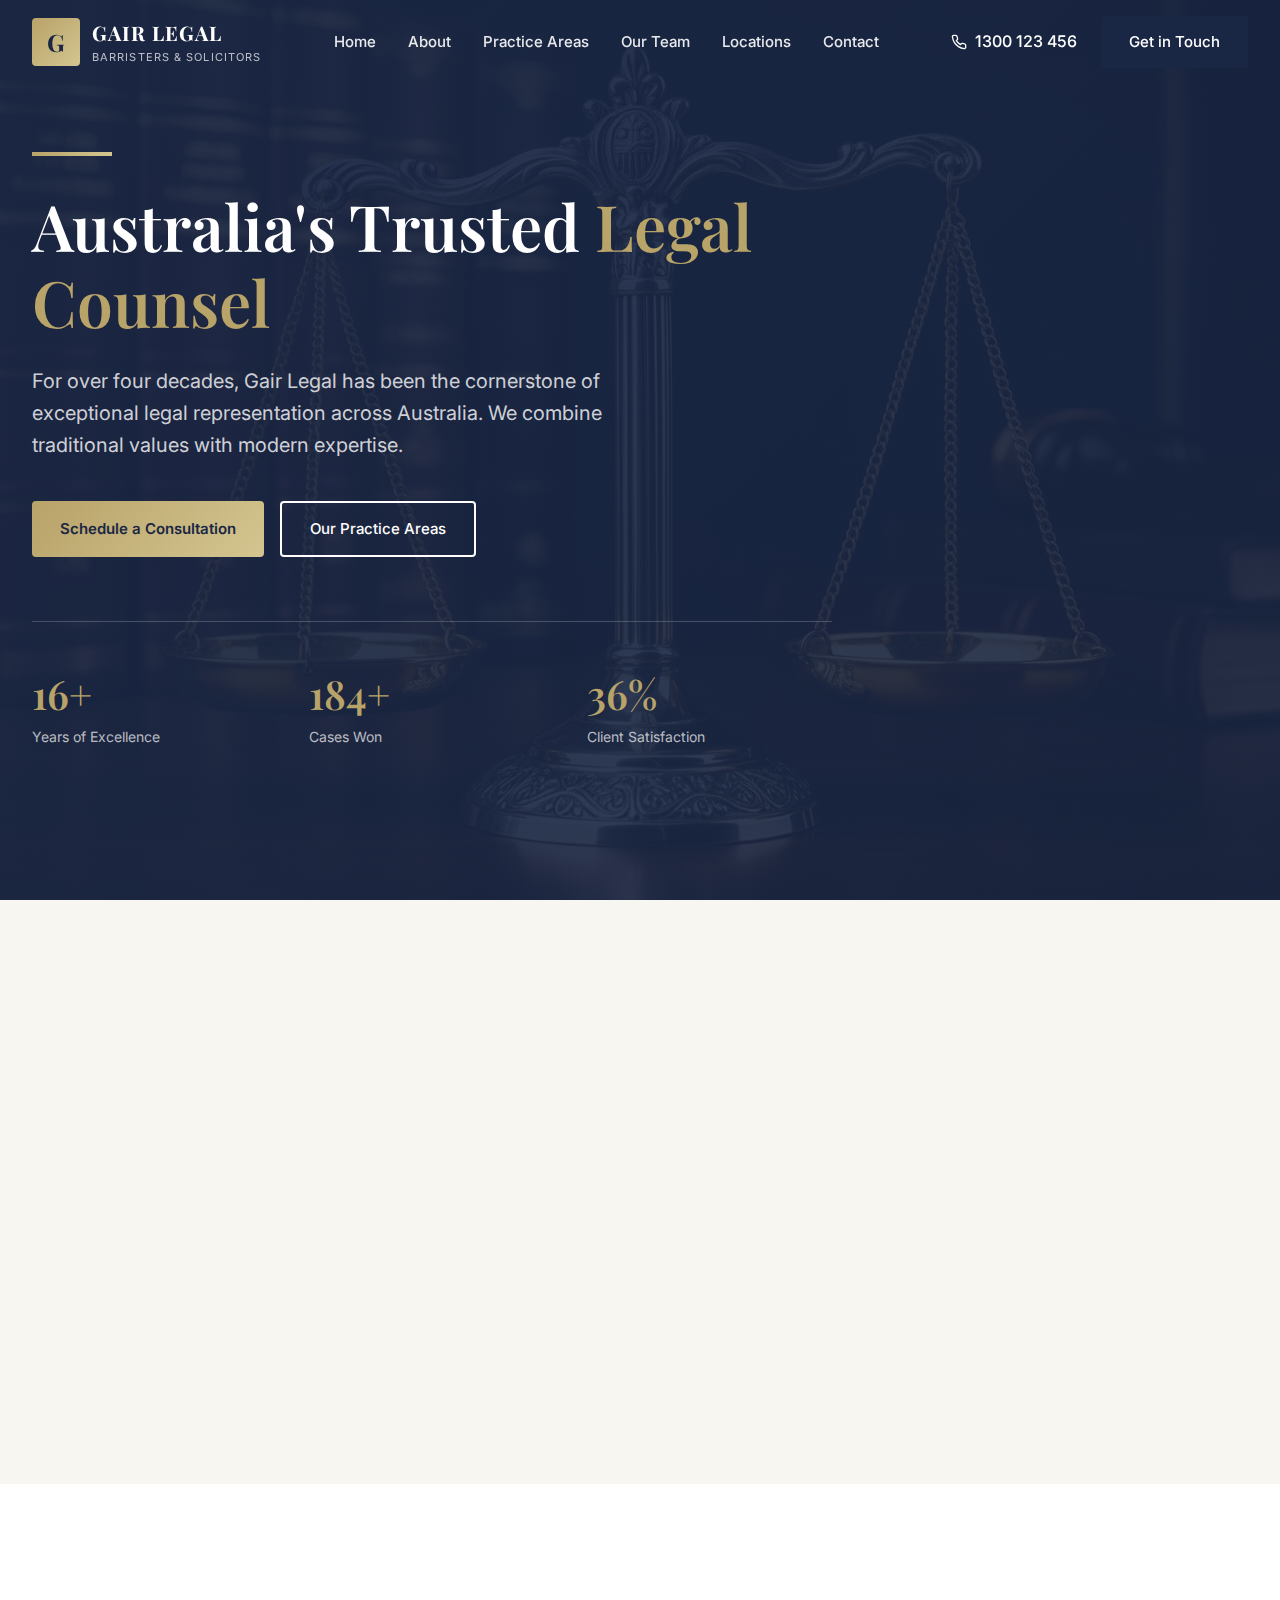
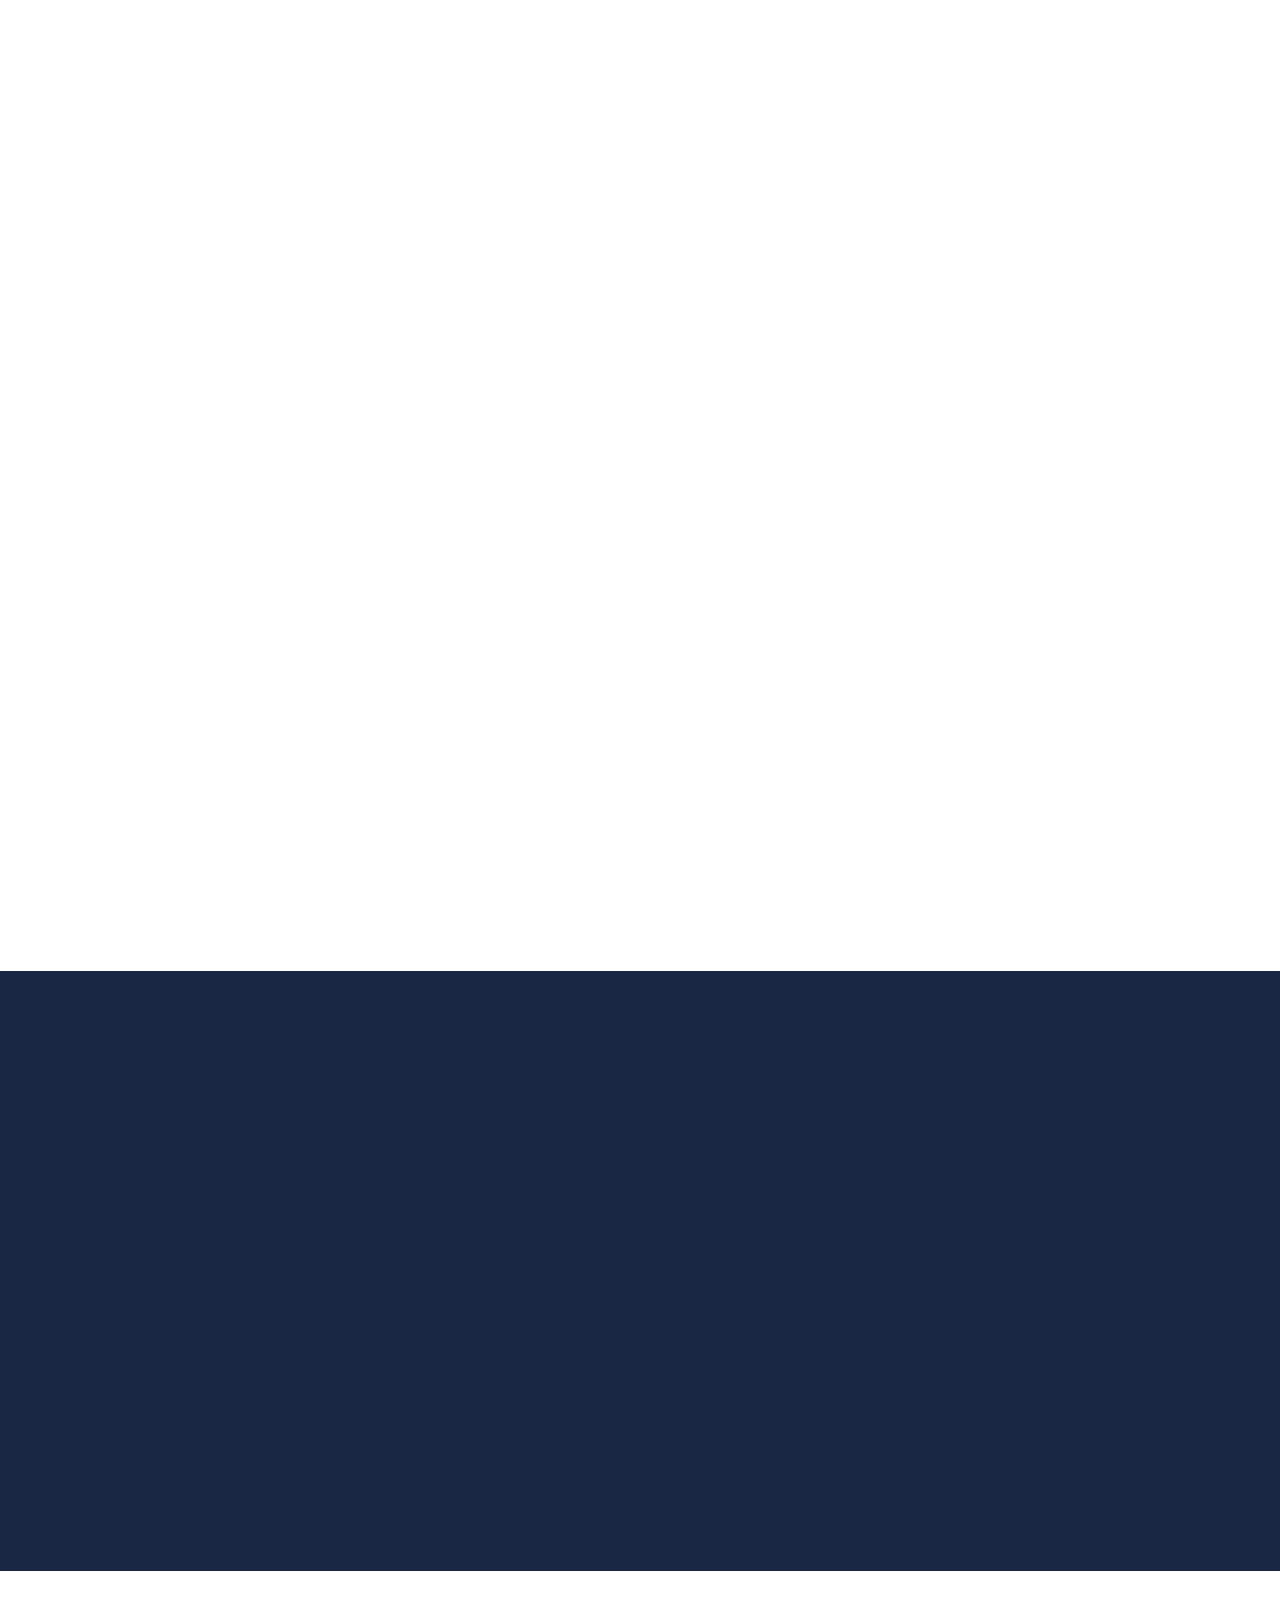
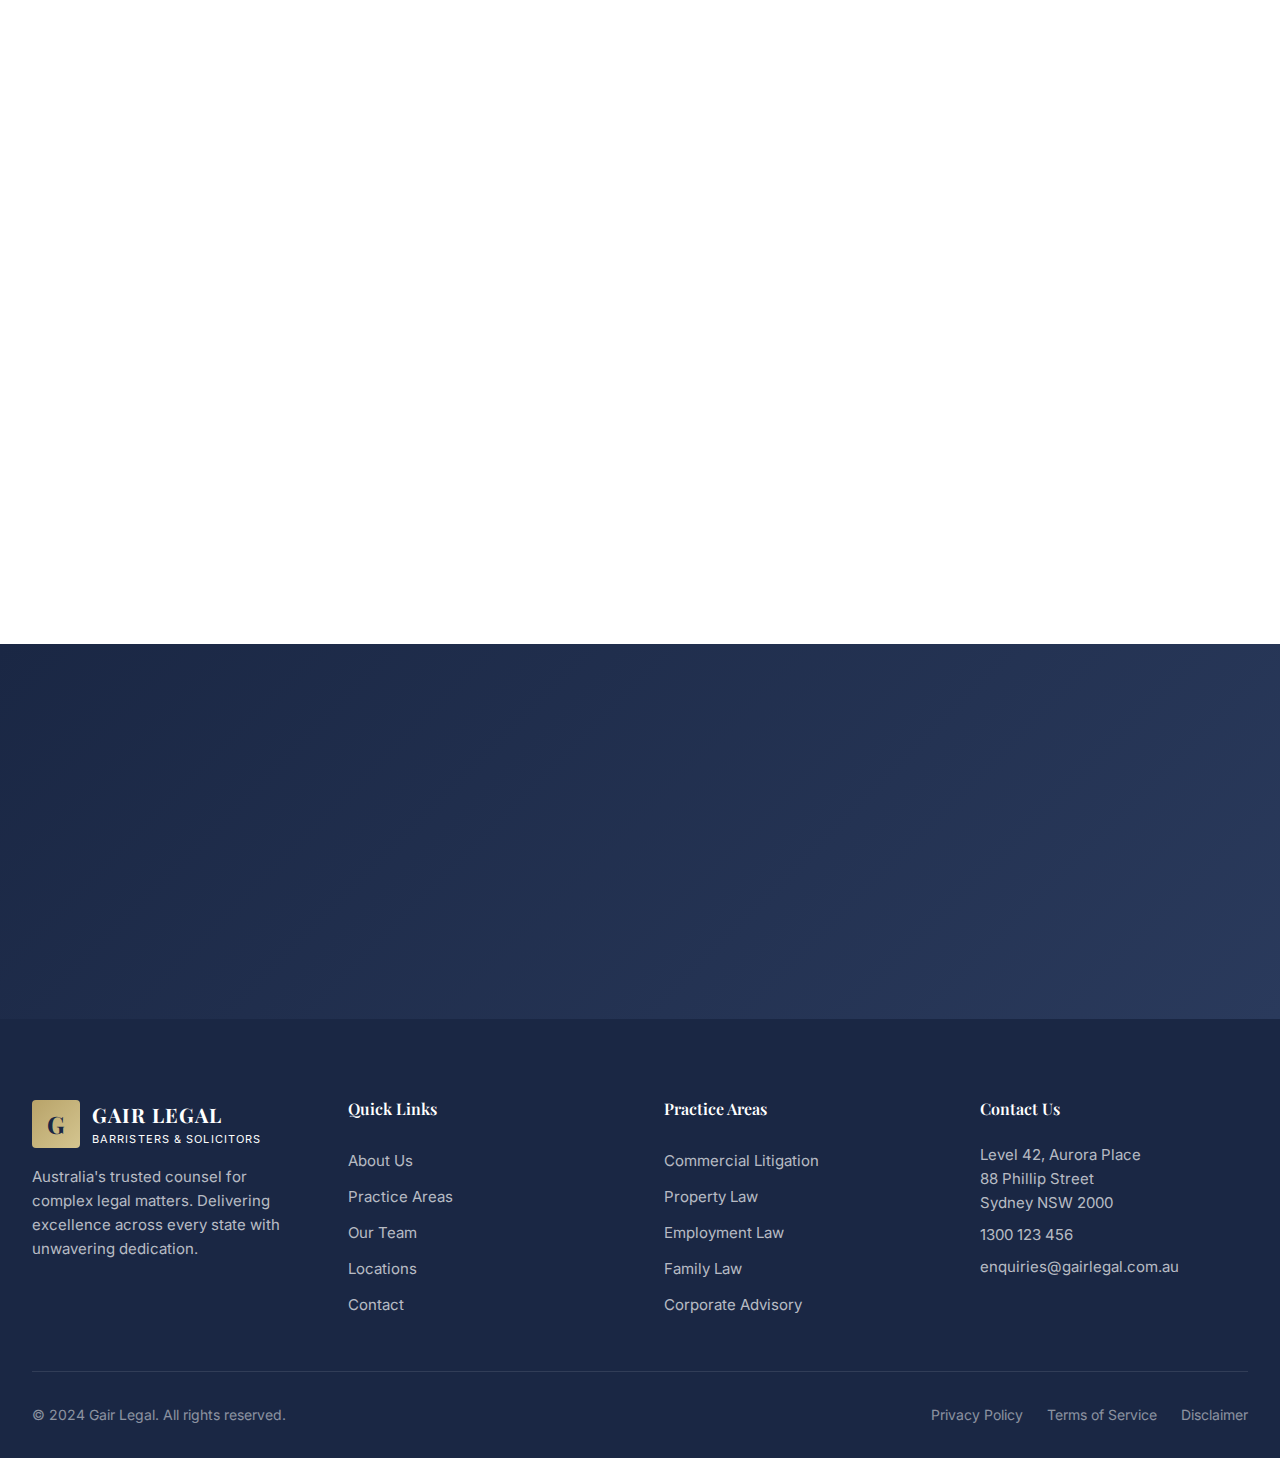
<file: index.html>
<!DOCTYPE html>
<html lang="en">
<head>
    <meta charset="UTF-8">
    <meta name="viewport" content="width=device-width, initial-scale=1.0">
    <title>Gair Legal | Australia's Premier Law Firm</title>
    <meta name="description" content="Gair Legal - Australia's trusted counsel for complex legal matters. Delivering excellence across every state with unwavering dedication.">
    <link rel="stylesheet" href="css/style.css">
    <link rel="preconnect" href="https://fonts.googleapis.com">
    <link rel="preconnect" href="https://fonts.gstatic.com" crossorigin>
    <link href="https://fonts.googleapis.com/css2?family=Playfair+Display:wght@400;500;600;700&family=Inter:wght@300;400;500;600;700&display=swap" rel="stylesheet">
</head>
<body>
    <!-- Header -->
    <header class="header" id="header">
        <div class="container">
            <nav class="nav">
                <a href="index.html" class="logo">
                    <div class="logo-icon">G</div>
                    <div class="logo-text">
                        <span class="logo-name">GAIR LEGAL</span>
                        <span class="logo-tagline">Barristers & Solicitors</span>
                    </div>
                </a>

                <div class="nav-links" id="navLinks">
                    <a href="index.html" class="active">Home</a>
                    <a href="about.html">About</a>
                    <a href="practice-areas.html">Practice Areas</a>
                    <a href="team.html">Our Team</a>
                    <a href="locations.html">Locations</a>
                    <a href="contact.html">Contact</a>
                </div>

                <div class="nav-cta">
                    <a href="tel:1300123456" class="phone-link">
                        <svg width="16" height="16" viewBox="0 0 24 24" fill="none" stroke="currentColor" stroke-width="2">
                            <path d="M22 16.92v3a2 2 0 0 1-2.18 2 19.79 19.79 0 0 1-8.63-3.07 19.5 19.5 0 0 1-6-6 19.79 19.79 0 0 1-3.07-8.67A2 2 0 0 1 4.11 2h3a2 2 0 0 1 2 1.72 12.84 12.84 0 0 0 .7 2.81 2 2 0 0 1-.45 2.11L8.09 9.91a16 16 0 0 0 6 6l1.27-1.27a2 2 0 0 1 2.11-.45 12.84 12.84 0 0 0 2.81.7A2 2 0 0 1 22 16.92z"/>
                        </svg>
                        1300 123 456
                    </a>
                    <a href="contact.html" class="btn btn-primary">Get in Touch</a>
                </div>

                <button class="mobile-menu-btn" id="mobileMenuBtn" aria-label="Toggle menu">
                    <span></span>
                    <span></span>
                    <span></span>
                </button>
            </nav>
        </div>
    </header>

    <!-- Mobile Menu -->
    <div class="mobile-menu" id="mobileMenu">
        <div class="mobile-menu-content">
            <a href="index.html" class="active">Home</a>
            <a href="about.html">About</a>
            <a href="practice-areas.html">Practice Areas</a>
            <a href="team.html">Our Team</a>
            <a href="locations.html">Locations</a>
            <a href="contact.html">Contact</a>
            <div class="mobile-menu-cta">
                <a href="tel:1300123456" class="phone-link">
                    <svg width="20" height="20" viewBox="0 0 24 24" fill="none" stroke="currentColor" stroke-width="2">
                        <path d="M22 16.92v3a2 2 0 0 1-2.18 2 19.79 19.79 0 0 1-8.63-3.07 19.5 19.5 0 0 1-6-6 19.79 19.79 0 0 1-3.07-8.67A2 2 0 0 1 4.11 2h3a2 2 0 0 1 2 1.72 12.84 12.84 0 0 0 .7 2.81 2 2 0 0 1-.45 2.11L8.09 9.91a16 16 0 0 0 6 6l1.27-1.27a2 2 0 0 1 2.11-.45 12.84 12.84 0 0 0 2.81.7A2 2 0 0 1 22 16.92z"/>
                    </svg>
                    1300 123 456
                </a>
                <a href="contact.html" class="btn btn-primary btn-full">Get in Touch</a>
            </div>
        </div>
    </div>

    <main>
        <!-- Hero Section -->
        <section class="hero">
            <div class="hero-bg">
                <img src="images/hero-legal.jpg" alt="Legal office">
            </div>
            <div class="hero-overlay"></div>
            <div class="container">
                <div class="hero-content scroll-reveal">
                    <div class="gold-line"></div>
                    <h1>Australia's Trusted <span>Legal Counsel</span></h1>
                    <p>For over four decades, Gair Legal has been the cornerstone of exceptional legal representation across Australia. We combine traditional values with modern expertise.</p>
                    <div class="hero-buttons">
                        <a href="contact.html" class="btn btn-premium">Schedule a Consultation</a>
                        <a href="practice-areas.html" class="btn btn-secondary">Our Practice Areas</a>
                    </div>
                    <div class="hero-stats">
                        <div class="hero-stat">
                            <h3 data-counter="45" data-suffix="+">0+</h3>
                            <p>Years of Excellence</p>
                        </div>
                        <div class="hero-stat">
                            <h3 data-counter="500" data-suffix="+">0+</h3>
                            <p>Cases Won</p>
                        </div>
                        <div class="hero-stat">
                            <h3 data-counter="98" data-suffix="%">0%</h3>
                            <p>Client Satisfaction</p>
                        </div>
                    </div>
                </div>
            </div>
        </section>

        <!-- Overview Section -->
        <section class="section overview">
            <div class="container">
                <div class="overview-grid">
                    <div class="overview-image scroll-reveal">
                        <img src="images/office-interior.jpg" alt="Gair Legal office">
                    </div>
                    <div class="overview-content scroll-reveal">
                        <div class="gold-line"></div>
                        <h2>A Legacy of Legal Excellence</h2>
                        <p>Founded in 1979, Gair Legal has grown from a boutique Sydney practice to one of Australia's most respected full-service law firms. Our commitment to excellence, integrity, and client success has remained unwavering.</p>
                        <p>We understand that legal matters require more than just expertise—they demand empathy, dedication, and a genuine commitment to achieving the best possible outcomes for our clients.</p>
                        <a href="about.html" class="btn btn-outline">Learn More About Us</a>
                    </div>
                </div>
            </div>
        </section>

        <!-- Practice Areas -->
        <section class="section">
            <div class="container">
                <div class="section-header scroll-reveal">
                    <div class="gold-line"></div>
                    <h2>Our Practice Areas</h2>
                    <p>Comprehensive legal services tailored to meet the diverse needs of individuals and businesses across Australia.</p>
                </div>
                <div class="practice-grid">
                    <div class="practice-card scroll-reveal">
                        <div class="practice-icon">
                            <svg width="28" height="28" viewBox="0 0 24 24" fill="none" stroke="currentColor" stroke-width="2">
                                <path d="M3 21h18M3 7v1a3 3 0 0 0 6 0V7m0 1a3 3 0 0 0 6 0V7m0 1a3 3 0 0 0 6 0V7H3l2-4h14l2 4M5 21V10.85M19 21V10.85M9 21v-4a2 2 0 0 1 2-2h2a2 2 0 0 1 2 2v4"/>
                            </svg>
                        </div>
                        <h3>Commercial Litigation</h3>
                        <p>Strategic representation in complex commercial disputes, protecting your business interests with precision and expertise.</p>
                        <a href="practice-areas.html" class="learn-more">Learn More →</a>
                    </div>
                    <div class="practice-card scroll-reveal">
                        <div class="practice-icon">
                            <svg width="28" height="28" viewBox="0 0 24 24" fill="none" stroke="currentColor" stroke-width="2">
                                <path d="M3 9l9-7 9 7v11a2 2 0 0 1-2 2H5a2 2 0 0 1-2-2z"></path>
                                <polyline points="9 22 9 12 15 12 15 22"></polyline>
                            </svg>
                        </div>
                        <h3>Property & Real Estate</h3>
                        <p>Expert guidance through property transactions, development projects, and real estate disputes.</p>
                        <a href="practice-areas.html" class="learn-more">Learn More →</a>
                    </div>
                    <div class="practice-card scroll-reveal">
                        <div class="practice-icon">
                            <svg width="28" height="28" viewBox="0 0 24 24" fill="none" stroke="currentColor" stroke-width="2">
                                <path d="M17 21v-2a4 4 0 0 0-4-4H5a4 4 0 0 0-4 4v2"></path>
                                <circle cx="9" cy="7" r="4"></circle>
                                <path d="M23 21v-2a4 4 0 0 0-3-3.87M16 3.13a4 4 0 0 1 0 7.75"></path>
                            </svg>
                        </div>
                        <h3>Employment Law</h3>
                        <p>Comprehensive workplace solutions for employers and employees, from contracts to dispute resolution.</p>
                        <a href="practice-areas.html" class="learn-more">Learn More →</a>
                    </div>
                    <div class="practice-card scroll-reveal">
                        <div class="practice-icon">
                            <svg width="28" height="28" viewBox="0 0 24 24" fill="none" stroke="currentColor" stroke-width="2">
                                <path d="M20.84 4.61a5.5 5.5 0 0 0-7.78 0L12 5.67l-1.06-1.06a5.5 5.5 0 0 0-7.78 7.78l1.06 1.06L12 21.23l7.78-7.78 1.06-1.06a5.5 5.5 0 0 0 0-7.78z"></path>
                            </svg>
                        </div>
                        <h3>Family Law</h3>
                        <p>Compassionate support through family matters including divorce, custody, and property settlements.</p>
                        <a href="practice-areas.html" class="learn-more">Learn More →</a>
                    </div>
                    <div class="practice-card scroll-reveal">
                        <div class="practice-icon">
                            <svg width="28" height="28" viewBox="0 0 24 24" fill="none" stroke="currentColor" stroke-width="2">
                                <rect x="2" y="7" width="20" height="14" rx="2" ry="2"></rect>
                                <path d="M16 21V5a2 2 0 0 0-2-2h-4a2 2 0 0 0-2 2v16"></path>
                            </svg>
                        </div>
                        <h3>Corporate Advisory</h3>
                        <p>Strategic counsel for businesses on governance, compliance, mergers, and acquisitions.</p>
                        <a href="practice-areas.html" class="learn-more">Learn More →</a>
                    </div>
                    <div class="practice-card scroll-reveal">
                        <div class="practice-icon">
                            <svg width="28" height="28" viewBox="0 0 24 24" fill="none" stroke="currentColor" stroke-width="2">
                                <circle cx="12" cy="12" r="10"></circle>
                                <path d="M8 14s1.5 2 4 2 4-2 4-2"></path>
                                <line x1="9" y1="9" x2="9.01" y2="9"></line>
                                <line x1="15" y1="9" x2="15.01" y2="9"></line>
                            </svg>
                        </div>
                        <h3>Dispute Resolution</h3>
                        <p>Alternative dispute resolution including mediation and arbitration for efficient outcomes.</p>
                        <a href="practice-areas.html" class="learn-more">Learn More →</a>
                    </div>
                </div>
            </div>
        </section>

        <!-- Values Section -->
        <section class="section values">
            <div class="container">
                <div class="section-header scroll-reveal">
                    <div class="gold-line"></div>
                    <h2>Our Core Values</h2>
                </div>
                <div class="values-grid">
                    <div class="value-card scroll-reveal">
                        <div class="value-icon">
                            <svg width="32" height="32" viewBox="0 0 24 24" fill="none" stroke="currentColor" stroke-width="2">
                                <path d="M12 22s8-4 8-10V5l-8-3-8 3v7c0 6 8 10 8 10z"></path>
                            </svg>
                        </div>
                        <h3>Integrity</h3>
                        <p>Unwavering commitment to ethical practice and transparent communication.</p>
                    </div>
                    <div class="value-card scroll-reveal">
                        <div class="value-icon">
                            <svg width="32" height="32" viewBox="0 0 24 24" fill="none" stroke="currentColor" stroke-width="2">
                                <circle cx="12" cy="8" r="7"></circle>
                                <polyline points="8.21 13.89 7 23 12 20 17 23 15.79 13.88"></polyline>
                            </svg>
                        </div>
                        <h3>Excellence</h3>
                        <p>Pursuit of the highest standards in every case we undertake.</p>
                    </div>
                    <div class="value-card scroll-reveal">
                        <div class="value-icon">
                            <svg width="32" height="32" viewBox="0 0 24 24" fill="none" stroke="currentColor" stroke-width="2">
                                <path d="M17 21v-2a4 4 0 0 0-4-4H5a4 4 0 0 0-4 4v2"></path>
                                <circle cx="9" cy="7" r="4"></circle>
                                <path d="M23 21v-2a4 4 0 0 0-3-3.87M16 3.13a4 4 0 0 1 0 7.75"></path>
                            </svg>
                        </div>
                        <h3>Client Focus</h3>
                        <p>Your success is our priority—we listen, understand, and deliver.</p>
                    </div>
                    <div class="value-card scroll-reveal">
                        <div class="value-icon">
                            <svg width="32" height="32" viewBox="0 0 24 24" fill="none" stroke="currentColor" stroke-width="2">
                                <polygon points="12 2 15.09 8.26 22 9.27 17 14.14 18.18 21.02 12 17.77 5.82 21.02 7 14.14 2 9.27 8.91 8.26 12 2"></polygon>
                            </svg>
                        </div>
                        <h3>Innovation</h3>
                        <p>Embracing modern solutions while respecting legal traditions.</p>
                    </div>
                </div>
            </div>
        </section>

        <!-- National Presence -->
        <section class="section">
            <div class="container">
                <div class="section-header scroll-reveal">
                    <div class="gold-line"></div>
                    <h2>National Presence</h2>
                    <p>With offices in every state capital, we provide seamless legal services across Australia.</p>
                </div>
                <div class="presence-grid">
                    <div class="location-card scroll-reveal">
                        <h3>
                            <svg width="20" height="20" viewBox="0 0 24 24" fill="none" stroke="currentColor" stroke-width="2">
                                <path d="M21 10c0 7-9 13-9 13s-9-6-9-13a9 9 0 0 1 18 0z"></path>
                                <circle cx="12" cy="10" r="3"></circle>
                            </svg>
                            Sydney
                        </h3>
                        <p>Level 42, Aurora Place<br>88 Phillip Street<br>Sydney NSW 2000</p>
                        <a href="tel:0292001234">02 9200 1234</a>
                    </div>
                    <div class="location-card scroll-reveal">
                        <h3>
                            <svg width="20" height="20" viewBox="0 0 24 24" fill="none" stroke="currentColor" stroke-width="2">
                                <path d="M21 10c0 7-9 13-9 13s-9-6-9-13a9 9 0 0 1 18 0z"></path>
                                <circle cx="12" cy="10" r="3"></circle>
                            </svg>
                            Melbourne
                        </h3>
                        <p>Level 35, Rialto Towers<br>525 Collins Street<br>Melbourne VIC 3000</p>
                        <a href="tel:0396001234">03 9600 1234</a>
                    </div>
                    <div class="location-card scroll-reveal">
                        <h3>
                            <svg width="20" height="20" viewBox="0 0 24 24" fill="none" stroke="currentColor" stroke-width="2">
                                <path d="M21 10c0 7-9 13-9 13s-9-6-9-13a9 9 0 0 1 18 0z"></path>
                                <circle cx="12" cy="10" r="3"></circle>
                            </svg>
                            Brisbane
                        </h3>
                        <p>Level 28, Waterfront Place<br>1 Eagle Street<br>Brisbane QLD 4000</p>
                        <a href="tel:0732001234">07 3200 1234</a>
                    </div>
                    <div class="location-card scroll-reveal">
                        <h3>
                            <svg width="20" height="20" viewBox="0 0 24 24" fill="none" stroke="currentColor" stroke-width="2">
                                <path d="M21 10c0 7-9 13-9 13s-9-6-9-13a9 9 0 0 1 18 0z"></path>
                                <circle cx="12" cy="10" r="3"></circle>
                            </svg>
                            Perth
                        </h3>
                        <p>Level 25, Central Park<br>152 St Georges Terrace<br>Perth WA 6000</p>
                        <a href="tel:0864001234">08 6400 1234</a>
                    </div>
                </div>
                <div class="text-center mt-8 scroll-reveal">
                    <a href="locations.html" class="btn btn-outline">View All Locations</a>
                </div>
            </div>
        </section>

        <!-- CTA Section -->
        <section class="cta-section">
            <div class="container">
                <div class="cta-content scroll-reveal">
                    <h2>Ready to Discuss Your Legal Needs?</h2>
                    <p>Our experienced team is here to help. Schedule a confidential consultation today.</p>
                    <a href="contact.html" class="btn btn-premium">Schedule a Consultation</a>
                </div>
            </div>
        </section>
    </main>

    <!-- Footer -->
    <footer class="footer">
        <div class="container">
            <div class="footer-grid">
                <div class="footer-brand">
                    <a href="index.html" class="logo">
                        <div class="logo-icon">G</div>
                        <div class="logo-text">
                            <span class="logo-name">GAIR LEGAL</span>
                            <span class="logo-tagline">Barristers & Solicitors</span>
                        </div>
                    </a>
                    <p>Australia's trusted counsel for complex legal matters. Delivering excellence across every state with unwavering dedication.</p>
                </div>

                <div class="footer-links">
                    <h4>Quick Links</h4>
                    <a href="about.html">About Us</a>
                    <a href="practice-areas.html">Practice Areas</a>
                    <a href="team.html">Our Team</a>
                    <a href="locations.html">Locations</a>
                    <a href="contact.html">Contact</a>
                </div>

                <div class="footer-links">
                    <h4>Practice Areas</h4>
                    <a href="practice-areas.html">Commercial Litigation</a>
                    <a href="practice-areas.html">Property Law</a>
                    <a href="practice-areas.html">Employment Law</a>
                    <a href="practice-areas.html">Family Law</a>
                    <a href="practice-areas.html">Corporate Advisory</a>
                </div>

                <div class="footer-contact">
                    <h4>Contact Us</h4>
                    <p>Level 42, Aurora Place<br>88 Phillip Street<br>Sydney NSW 2000</p>
                    <a href="tel:1300123456">1300 123 456</a>
                    <a href="mailto:enquiries@gairlegal.com.au">enquiries@gairlegal.com.au</a>
                </div>
            </div>

            <div class="footer-bottom">
                <p>&copy; 2024 Gair Legal. All rights reserved.</p>
                <div class="footer-legal">
                    <a href="#">Privacy Policy</a>
                    <a href="#">Terms of Service</a>
                    <a href="#">Disclaimer</a>
                </div>
            </div>
        </div>
    </footer>

    <script src="js/main.js"></script>
</body>
</html>
</file>
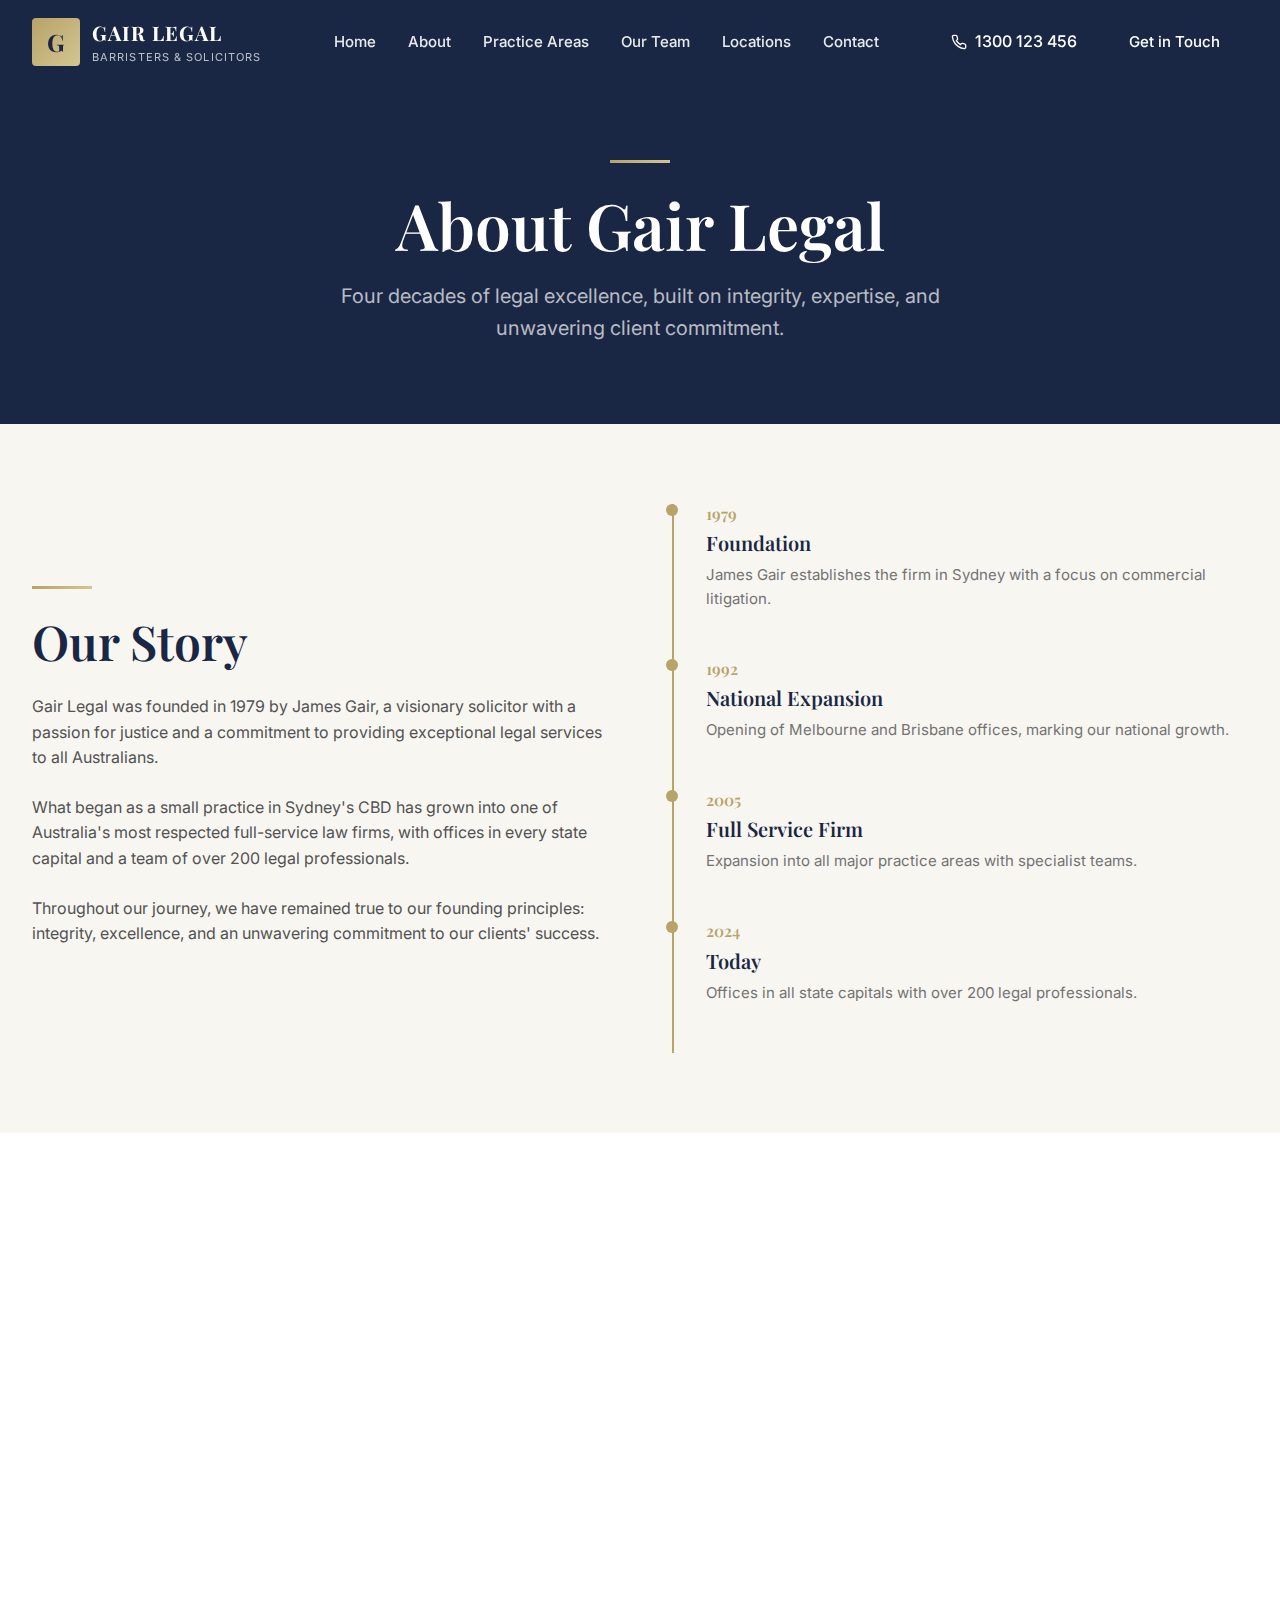
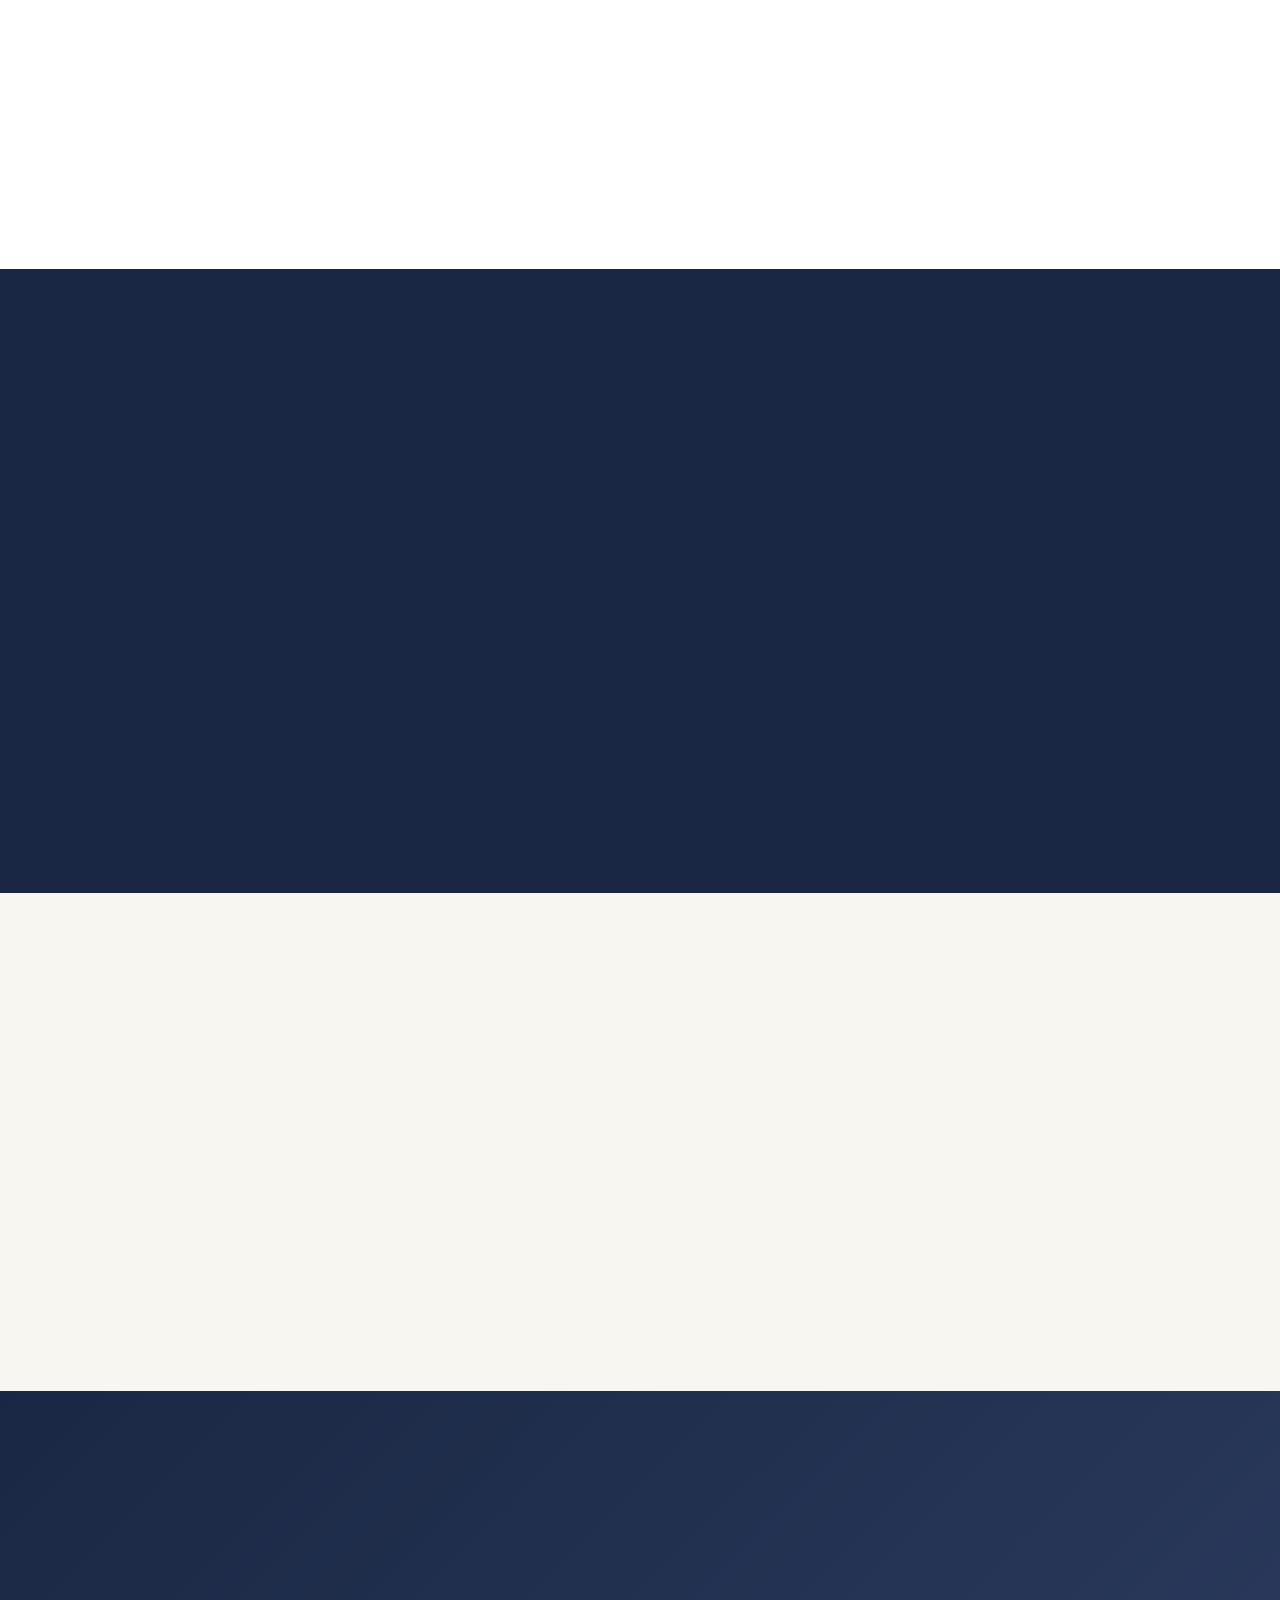
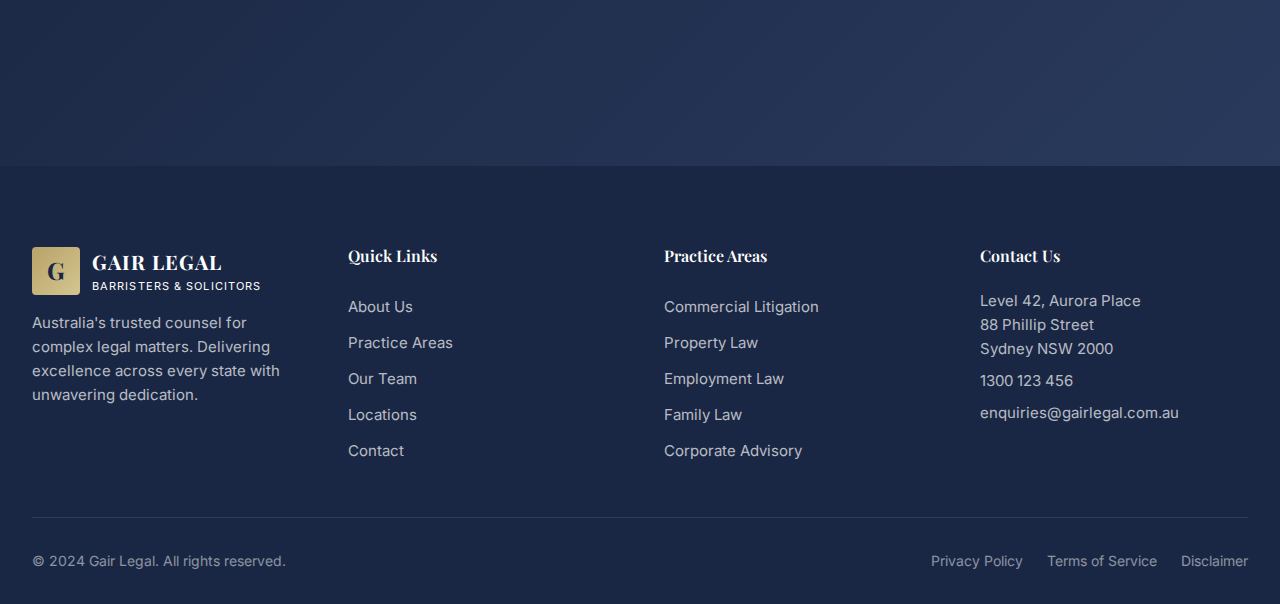
<file: about.html>
<!DOCTYPE html>
<html lang="en">
<head>
    <meta charset="UTF-8">
    <meta name="viewport" content="width=device-width, initial-scale=1.0">
    <title>About Us | Gair Legal</title>
    <meta name="description" content="Learn about Gair Legal's 45-year legacy of legal excellence across Australia. Our story, values, and commitment to client success.">
    <link rel="stylesheet" href="css/style.css">
    <link rel="preconnect" href="https://fonts.googleapis.com">
    <link rel="preconnect" href="https://fonts.gstatic.com" crossorigin>
    <link href="https://fonts.googleapis.com/css2?family=Playfair+Display:wght@400;500;600;700&family=Inter:wght@300;400;500;600;700&display=swap" rel="stylesheet">
</head>
<body>
    <!-- Header -->
    <header class="header" id="header">
        <div class="container">
            <nav class="nav">
                <a href="index.html" class="logo">
                    <div class="logo-icon">G</div>
                    <div class="logo-text">
                        <span class="logo-name">GAIR LEGAL</span>
                        <span class="logo-tagline">Barristers & Solicitors</span>
                    </div>
                </a>

                <div class="nav-links" id="navLinks">
                    <a href="index.html">Home</a>
                    <a href="about.html" class="active">About</a>
                    <a href="practice-areas.html">Practice Areas</a>
                    <a href="team.html">Our Team</a>
                    <a href="locations.html">Locations</a>
                    <a href="contact.html">Contact</a>
                </div>

                <div class="nav-cta">
                    <a href="tel:1300123456" class="phone-link">
                        <svg width="16" height="16" viewBox="0 0 24 24" fill="none" stroke="currentColor" stroke-width="2">
                            <path d="M22 16.92v3a2 2 0 0 1-2.18 2 19.79 19.79 0 0 1-8.63-3.07 19.5 19.5 0 0 1-6-6 19.79 19.79 0 0 1-3.07-8.67A2 2 0 0 1 4.11 2h3a2 2 0 0 1 2 1.72 12.84 12.84 0 0 0 .7 2.81 2 2 0 0 1-.45 2.11L8.09 9.91a16 16 0 0 0 6 6l1.27-1.27a2 2 0 0 1 2.11-.45 12.84 12.84 0 0 0 2.81.7A2 2 0 0 1 22 16.92z"/>
                        </svg>
                        1300 123 456
                    </a>
                    <a href="contact.html" class="btn btn-primary">Get in Touch</a>
                </div>

                <button class="mobile-menu-btn" id="mobileMenuBtn" aria-label="Toggle menu">
                    <span></span>
                    <span></span>
                    <span></span>
                </button>
            </nav>
        </div>
    </header>

    <!-- Mobile Menu -->
    <div class="mobile-menu" id="mobileMenu">
        <div class="mobile-menu-content">
            <a href="index.html">Home</a>
            <a href="about.html" class="active">About</a>
            <a href="practice-areas.html">Practice Areas</a>
            <a href="team.html">Our Team</a>
            <a href="locations.html">Locations</a>
            <a href="contact.html">Contact</a>
            <div class="mobile-menu-cta">
                <a href="tel:1300123456" class="phone-link">
                    <svg width="20" height="20" viewBox="0 0 24 24" fill="none" stroke="currentColor" stroke-width="2">
                        <path d="M22 16.92v3a2 2 0 0 1-2.18 2 19.79 19.79 0 0 1-8.63-3.07 19.5 19.5 0 0 1-6-6 19.79 19.79 0 0 1-3.07-8.67A2 2 0 0 1 4.11 2h3a2 2 0 0 1 2 1.72 12.84 12.84 0 0 0 .7 2.81 2 2 0 0 1-.45 2.11L8.09 9.91a16 16 0 0 0 6 6l1.27-1.27a2 2 0 0 1 2.11-.45 12.84 12.84 0 0 0 2.81.7A2 2 0 0 1 22 16.92z"/>
                    </svg>
                    1300 123 456
                </a>
                <a href="contact.html" class="btn btn-primary btn-full">Get in Touch</a>
            </div>
        </div>
    </div>

    <main>
        <!-- Page Hero -->
        <section class="page-hero">
            <div class="container">
                <div class="scroll-reveal">
                    <div class="gold-line"></div>
                    <h1>About Gair Legal</h1>
                    <p class="page-hero-subtitle">Four decades of legal excellence, built on integrity, expertise, and unwavering client commitment.</p>
                </div>
            </div>
        </section>

        <!-- Story Section -->
        <section class="section story-section">
            <div class="container">
                <div class="story-grid">
                    <div class="overview-content scroll-reveal">
                        <div class="gold-line"></div>
                        <h2>Our Story</h2>
                        <p>Gair Legal was founded in 1979 by James Gair, a visionary solicitor with a passion for justice and a commitment to providing exceptional legal services to all Australians.</p>
                        <p>What began as a small practice in Sydney's CBD has grown into one of Australia's most respected full-service law firms, with offices in every state capital and a team of over 200 legal professionals.</p>
                        <p>Throughout our journey, we have remained true to our founding principles: integrity, excellence, and an unwavering commitment to our clients' success.</p>
                    </div>
                    <div class="timeline scroll-reveal">
                        <div class="timeline-item">
                            <h4>1979</h4>
                            <h3>Foundation</h3>
                            <p>James Gair establishes the firm in Sydney with a focus on commercial litigation.</p>
                        </div>
                        <div class="timeline-item">
                            <h4>1992</h4>
                            <h3>National Expansion</h3>
                            <p>Opening of Melbourne and Brisbane offices, marking our national growth.</p>
                        </div>
                        <div class="timeline-item">
                            <h4>2005</h4>
                            <h3>Full Service Firm</h3>
                            <p>Expansion into all major practice areas with specialist teams.</p>
                        </div>
                        <div class="timeline-item">
                            <h4>2024</h4>
                            <h3>Today</h3>
                            <p>Offices in all state capitals with over 200 legal professionals.</p>
                        </div>
                    </div>
                </div>
            </div>
        </section>

        <!-- Vision Section -->
        <section class="section">
            <div class="container">
                <div class="overview-grid">
                    <div class="overview-image scroll-reveal">
                        <img src="images/legal-library.jpg" alt="Legal library">
                    </div>
                    <div class="overview-content scroll-reveal">
                        <div class="gold-line"></div>
                        <h2>Our Vision</h2>
                        <p>To be Australia's most trusted and respected law firm, known for our exceptional legal expertise, ethical practice, and genuine commitment to achieving the best possible outcomes for our clients.</p>
                        <p>We believe that every client deserves access to world-class legal representation, regardless of the complexity of their matter or the size of their case.</p>
                        <a href="team.html" class="btn btn-outline">Meet Our Team</a>
                    </div>
                </div>
            </div>
        </section>

        <!-- Values Section -->
        <section class="section values">
            <div class="container">
                <div class="section-header scroll-reveal">
                    <div class="gold-line"></div>
                    <h2>Our Core Values</h2>
                </div>
                <div class="values-grid">
                    <div class="value-card scroll-reveal">
                        <div class="value-icon">
                            <svg width="32" height="32" viewBox="0 0 24 24" fill="none" stroke="currentColor" stroke-width="2">
                                <path d="M12 22s8-4 8-10V5l-8-3-8 3v7c0 6 8 10 8 10z"></path>
                            </svg>
                        </div>
                        <h3>Integrity</h3>
                        <p>Unwavering commitment to ethical practice and transparent communication in all our dealings.</p>
                    </div>
                    <div class="value-card scroll-reveal">
                        <div class="value-icon">
                            <svg width="32" height="32" viewBox="0 0 24 24" fill="none" stroke="currentColor" stroke-width="2">
                                <circle cx="12" cy="8" r="7"></circle>
                                <polyline points="8.21 13.89 7 23 12 20 17 23 15.79 13.88"></polyline>
                            </svg>
                        </div>
                        <h3>Excellence</h3>
                        <p>Pursuit of the highest standards in legal practice, continuously improving our knowledge and skills.</p>
                    </div>
                    <div class="value-card scroll-reveal">
                        <div class="value-icon">
                            <svg width="32" height="32" viewBox="0 0 24 24" fill="none" stroke="currentColor" stroke-width="2">
                                <path d="M17 21v-2a4 4 0 0 0-4-4H5a4 4 0 0 0-4 4v2"></path>
                                <circle cx="9" cy="7" r="4"></circle>
                                <path d="M23 21v-2a4 4 0 0 0-3-3.87M16 3.13a4 4 0 0 1 0 7.75"></path>
                            </svg>
                        </div>
                        <h3>Client Focus</h3>
                        <p>Your success is our priority—we listen, understand, and deliver results that exceed expectations.</p>
                    </div>
                    <div class="value-card scroll-reveal">
                        <div class="value-icon">
                            <svg width="32" height="32" viewBox="0 0 24 24" fill="none" stroke="currentColor" stroke-width="2">
                                <polygon points="12 2 15.09 8.26 22 9.27 17 14.14 18.18 21.02 12 17.77 5.82 21.02 7 14.14 2 9.27 8.91 8.26 12 2"></polygon>
                            </svg>
                        </div>
                        <h3>Innovation</h3>
                        <p>Embracing modern legal technology and solutions while respecting time-honoured traditions.</p>
                    </div>
                </div>
            </div>
        </section>

        <!-- Stats Section -->
        <section class="section overview">
            <div class="container">
                <div class="section-header scroll-reveal">
                    <div class="gold-line"></div>
                    <h2>Our Achievements</h2>
                </div>
                <div class="hero-stats" style="border-top: none; padding-top: 0;">
                    <div class="hero-stat scroll-reveal" style="text-align: center;">
                        <h3 data-counter="45" data-suffix="+" style="color: var(--primary);">0+</h3>
                        <p style="color: var(--gray-600);">Years of Excellence</p>
                    </div>
                    <div class="hero-stat scroll-reveal" style="text-align: center;">
                        <h3 data-counter="200" data-suffix="+" style="color: var(--primary);">0+</h3>
                        <p style="color: var(--gray-600);">Legal Professionals</p>
                    </div>
                    <div class="hero-stat scroll-reveal" style="text-align: center;">
                        <h3 data-counter="8" data-suffix="" style="color: var(--primary);">0</h3>
                        <p style="color: var(--gray-600);">National Offices</p>
                    </div>
                    <div class="hero-stat scroll-reveal" style="text-align: center;">
                        <h3 data-counter="10000" data-suffix="+" style="color: var(--primary);">0+</h3>
                        <p style="color: var(--gray-600);">Cases Handled</p>
                    </div>
                </div>
            </div>
        </section>

        <!-- CTA Section -->
        <section class="cta-section">
            <div class="container">
                <div class="cta-content scroll-reveal">
                    <h2>Ready to Work With Us?</h2>
                    <p>Experience the Gair Legal difference. Schedule a confidential consultation today.</p>
                    <a href="contact.html" class="btn btn-premium">Schedule a Consultation</a>
                </div>
            </div>
        </section>
    </main>

    <!-- Footer -->
    <footer class="footer">
        <div class="container">
            <div class="footer-grid">
                <div class="footer-brand">
                    <a href="index.html" class="logo">
                        <div class="logo-icon">G</div>
                        <div class="logo-text">
                            <span class="logo-name">GAIR LEGAL</span>
                            <span class="logo-tagline">Barristers & Solicitors</span>
                        </div>
                    </a>
                    <p>Australia's trusted counsel for complex legal matters. Delivering excellence across every state with unwavering dedication.</p>
                </div>

                <div class="footer-links">
                    <h4>Quick Links</h4>
                    <a href="about.html">About Us</a>
                    <a href="practice-areas.html">Practice Areas</a>
                    <a href="team.html">Our Team</a>
                    <a href="locations.html">Locations</a>
                    <a href="contact.html">Contact</a>
                </div>

                <div class="footer-links">
                    <h4>Practice Areas</h4>
                    <a href="practice-areas.html">Commercial Litigation</a>
                    <a href="practice-areas.html">Property Law</a>
                    <a href="practice-areas.html">Employment Law</a>
                    <a href="practice-areas.html">Family Law</a>
                    <a href="practice-areas.html">Corporate Advisory</a>
                </div>

                <div class="footer-contact">
                    <h4>Contact Us</h4>
                    <p>Level 42, Aurora Place<br>88 Phillip Street<br>Sydney NSW 2000</p>
                    <a href="tel:1300123456">1300 123 456</a>
                    <a href="mailto:enquiries@gairlegal.com.au">enquiries@gairlegal.com.au</a>
                </div>
            </div>

            <div class="footer-bottom">
                <p>&copy; 2024 Gair Legal. All rights reserved.</p>
                <div class="footer-legal">
                    <a href="#">Privacy Policy</a>
                    <a href="#">Terms of Service</a>
                    <a href="#">Disclaimer</a>
                </div>
            </div>
        </div>
    </footer>

    <script src="js/main.js"></script>
</body>
</html>
</file>
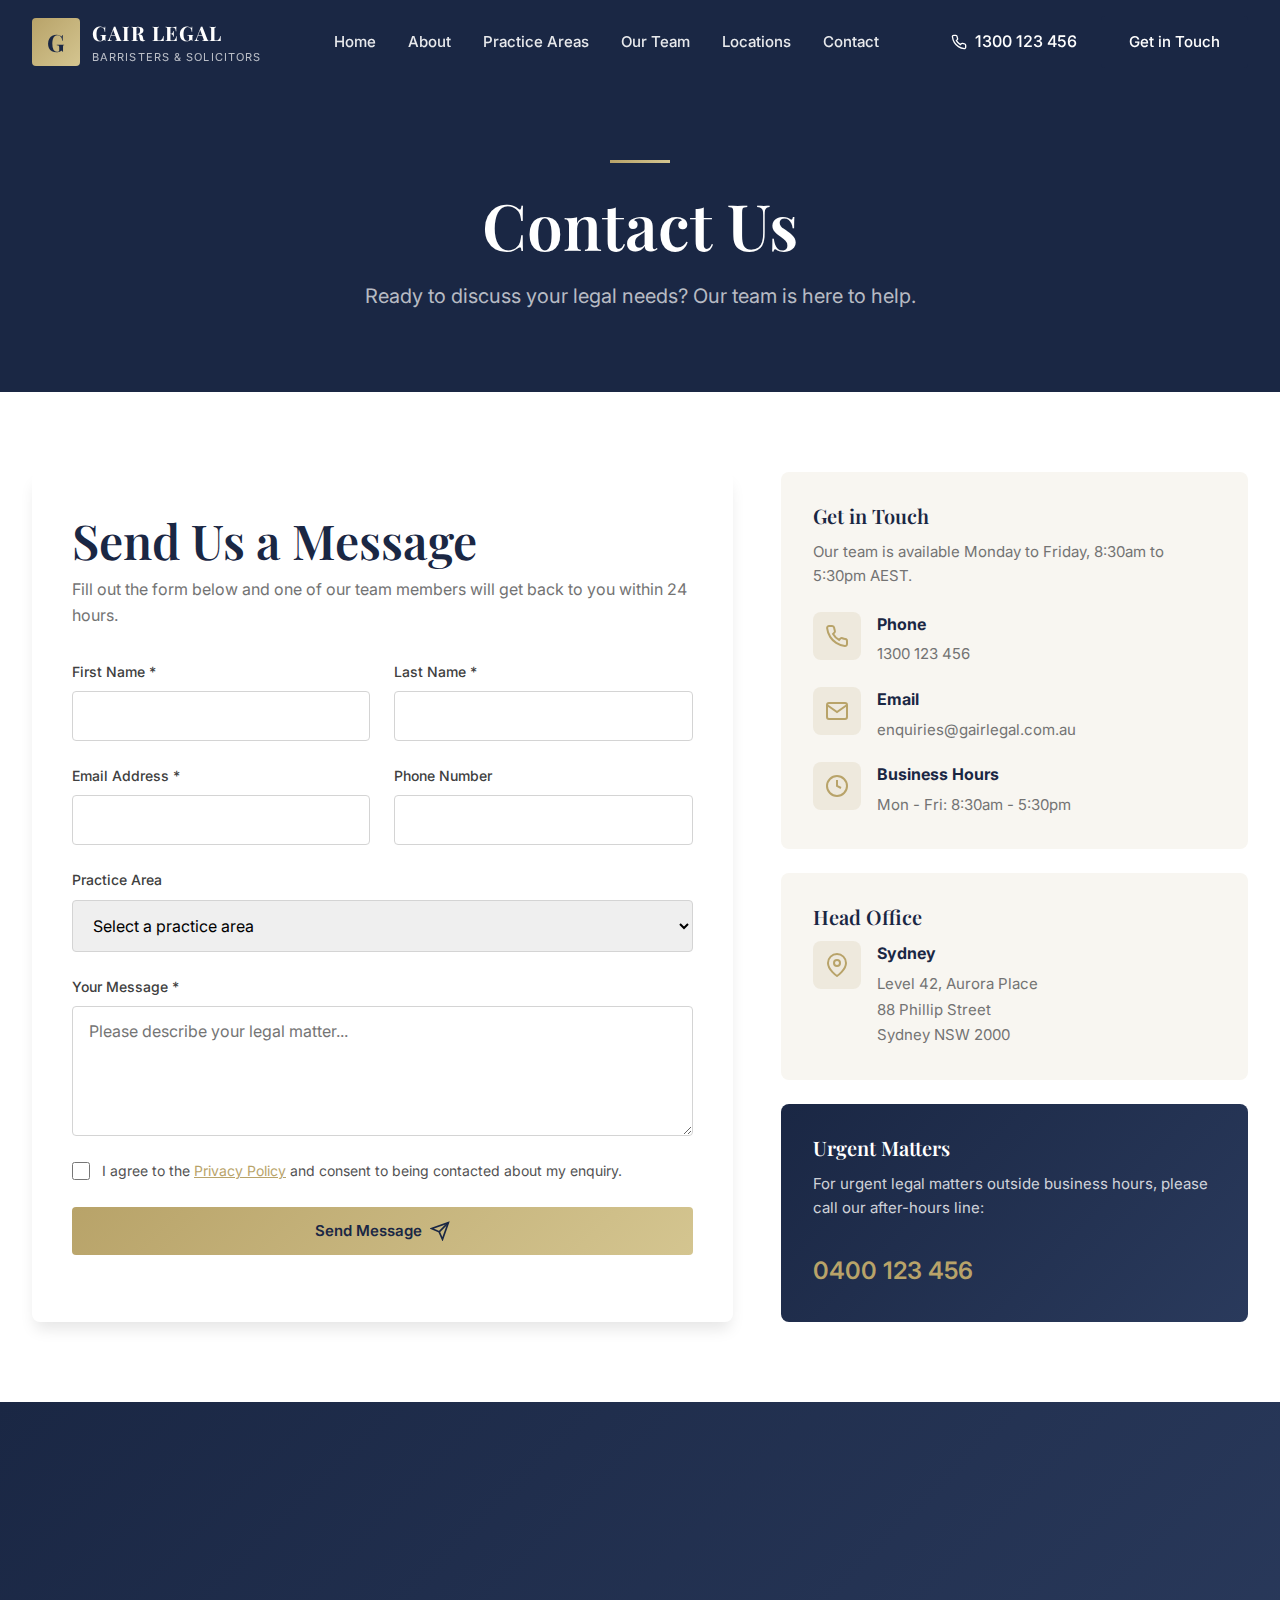
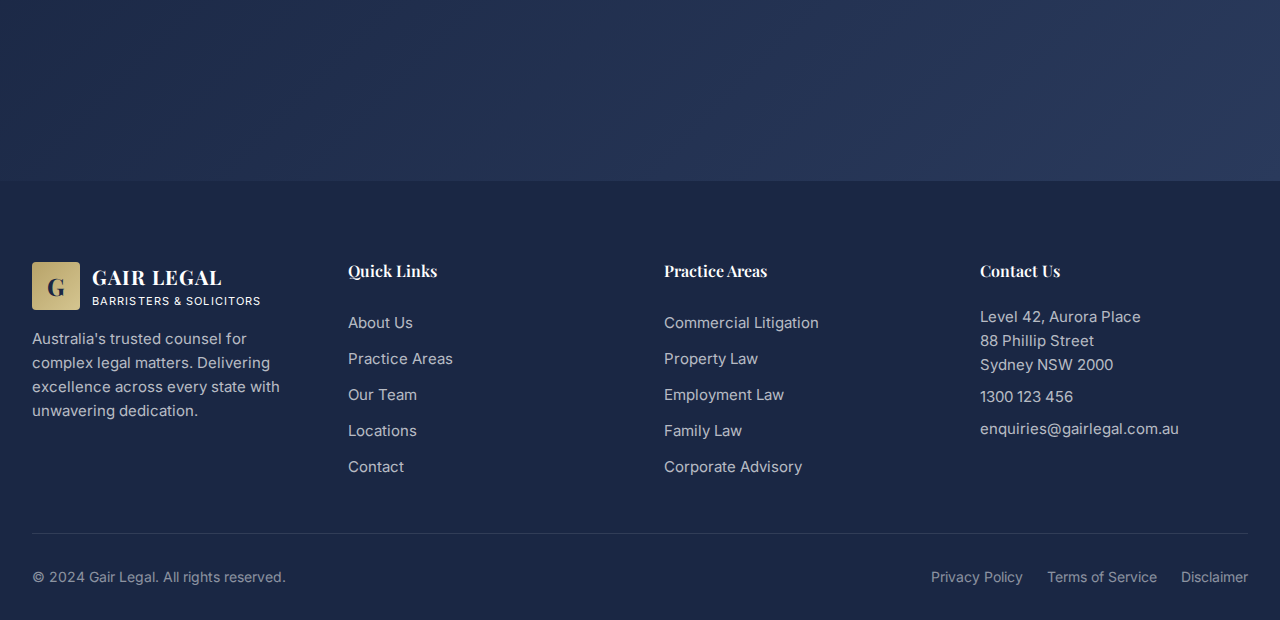
<file: contact.html>
<!DOCTYPE html>
<html lang="en">
<head>
    <meta charset="UTF-8">
    <meta name="viewport" content="width=device-width, initial-scale=1.0">
    <title>Contact Us | Gair Legal</title>
    <meta name="description" content="Get in touch with Gair Legal. Contact our team for expert legal advice across Australia.">
    <link rel="stylesheet" href="css/style.css">
    <link rel="preconnect" href="https://fonts.googleapis.com">
    <link rel="preconnect" href="https://fonts.gstatic.com" crossorigin>
    <link href="https://fonts.googleapis.com/css2?family=Playfair+Display:wght@400;500;600;700&family=Inter:wght@300;400;500;600;700&display=swap" rel="stylesheet">
</head>
<body>
    <!-- Header -->
    <header class="header" id="header">
        <div class="container">
            <nav class="nav">
                <a href="index.html" class="logo">
                    <div class="logo-icon">G</div>
                    <div class="logo-text">
                        <span class="logo-name">GAIR LEGAL</span>
                        <span class="logo-tagline">Barristers & Solicitors</span>
                    </div>
                </a>

                <div class="nav-links" id="navLinks">
                    <a href="index.html">Home</a>
                    <a href="about.html">About</a>
                    <a href="practice-areas.html">Practice Areas</a>
                    <a href="team.html">Our Team</a>
                    <a href="locations.html">Locations</a>
                    <a href="contact.html" class="active">Contact</a>
                </div>

                <div class="nav-cta">
                    <a href="tel:1300123456" class="phone-link">
                        <svg width="16" height="16" viewBox="0 0 24 24" fill="none" stroke="currentColor" stroke-width="2">
                            <path d="M22 16.92v3a2 2 0 0 1-2.18 2 19.79 19.79 0 0 1-8.63-3.07 19.5 19.5 0 0 1-6-6 19.79 19.79 0 0 1-3.07-8.67A2 2 0 0 1 4.11 2h3a2 2 0 0 1 2 1.72 12.84 12.84 0 0 0 .7 2.81 2 2 0 0 1-.45 2.11L8.09 9.91a16 16 0 0 0 6 6l1.27-1.27a2 2 0 0 1 2.11-.45 12.84 12.84 0 0 0 2.81.7A2 2 0 0 1 22 16.92z"/>
                        </svg>
                        1300 123 456
                    </a>
                    <a href="contact.html" class="btn btn-primary">Get in Touch</a>
                </div>

                <button class="mobile-menu-btn" id="mobileMenuBtn" aria-label="Toggle menu">
                    <span></span>
                    <span></span>
                    <span></span>
                </button>
            </nav>
        </div>
    </header>

    <!-- Mobile Menu -->
    <div class="mobile-menu" id="mobileMenu">
        <div class="mobile-menu-content">
            <a href="index.html">Home</a>
            <a href="about.html">About</a>
            <a href="practice-areas.html">Practice Areas</a>
            <a href="team.html">Our Team</a>
            <a href="locations.html">Locations</a>
            <a href="contact.html" class="active">Contact</a>
            <div class="mobile-menu-cta">
                <a href="tel:1300123456" class="phone-link">
                    <svg width="20" height="20" viewBox="0 0 24 24" fill="none" stroke="currentColor" stroke-width="2">
                        <path d="M22 16.92v3a2 2 0 0 1-2.18 2 19.79 19.79 0 0 1-8.63-3.07 19.5 19.5 0 0 1-6-6 19.79 19.79 0 0 1-3.07-8.67A2 2 0 0 1 4.11 2h3a2 2 0 0 1 2 1.72 12.84 12.84 0 0 0 .7 2.81 2 2 0 0 1-.45 2.11L8.09 9.91a16 16 0 0 0 6 6l1.27-1.27a2 2 0 0 1 2.11-.45 12.84 12.84 0 0 0 2.81.7A2 2 0 0 1 22 16.92z"/>
                    </svg>
                    1300 123 456
                </a>
                <a href="contact.html" class="btn btn-primary btn-full">Get in Touch</a>
            </div>
        </div>
    </div>

    <main>
        <!-- Page Hero -->
        <section class="page-hero">
            <div class="container">
                <div class="scroll-reveal">
                    <div class="gold-line"></div>
                    <h1>Contact Us</h1>
                    <p class="page-hero-subtitle">Ready to discuss your legal needs? Our team is here to help.</p>
                </div>
            </div>
        </section>

        <!-- Contact Section -->
        <section class="section">
            <div class="container">
                <div class="contact-grid">
                    <!-- Contact Form -->
                    <div class="contact-form-wrapper scroll-reveal">
                        <h2>Send Us a Message</h2>
                        <p>Fill out the form below and one of our team members will get back to you within 24 hours.</p>
                        
                        <form id="contactForm" class="contact-form">
                            <div class="form-row">
                                <div class="form-group">
                                    <label for="firstName">First Name *</label>
                                    <input type="text" id="firstName" name="firstName" required>
                                </div>
                                <div class="form-group">
                                    <label for="lastName">Last Name *</label>
                                    <input type="text" id="lastName" name="lastName" required>
                                </div>
                            </div>
                            
                            <div class="form-row">
                                <div class="form-group">
                                    <label for="email">Email Address *</label>
                                    <input type="email" id="email" name="email" required>
                                </div>
                                <div class="form-group">
                                    <label for="phone">Phone Number</label>
                                    <input type="tel" id="phone" name="phone">
                                </div>
                            </div>
                            
                            <div class="form-group">
                                <label for="practiceArea">Practice Area</label>
                                <select id="practiceArea" name="practiceArea">
                                    <option value="">Select a practice area</option>
                                    <option value="commercial">Commercial Litigation</option>
                                    <option value="property">Property & Real Estate</option>
                                    <option value="employment">Employment Law</option>
                                    <option value="family">Family Law</option>
                                    <option value="corporate">Corporate Advisory</option>
                                    <option value="dispute">Dispute Resolution</option>
                                    <option value="other">Other</option>
                                </select>
                            </div>
                            
                            <div class="form-group">
                                <label for="message">Your Message *</label>
                                <textarea id="message" name="message" rows="5" required placeholder="Please describe your legal matter..."></textarea>
                            </div>
                            
                            <div class="form-group checkbox-group">
                                <input type="checkbox" id="privacy" name="privacy" required>
                                <label for="privacy">I agree to the <a href="#">Privacy Policy</a> and consent to being contacted about my enquiry.</label>
                            </div>
                            
                            <button type="submit" class="btn btn-premium btn-full">
                                Send Message
                                <svg width="20" height="20" viewBox="0 0 24 24" fill="none" stroke="currentColor" stroke-width="2">
                                    <line x1="22" y1="2" x2="11" y2="13"></line>
                                    <polygon points="22 2 15 22 11 13 2 9 22 2"></polygon>
                                </svg>
                            </button>
                        </form>
                    </div>
                    
                    <!-- Contact Info -->
                    <div class="contact-info scroll-reveal">
                        <div class="contact-info-card">
                            <h3>Get in Touch</h3>
                            <p>Our team is available Monday to Friday, 8:30am to 5:30pm AEST.</p>
                            
                            <div class="contact-methods">
                                <div class="contact-method">
                                    <div class="contact-method-icon">
                                        <svg width="24" height="24" viewBox="0 0 24 24" fill="none" stroke="currentColor" stroke-width="2">
                                            <path d="M22 16.92v3a2 2 0 0 1-2.18 2 19.79 19.79 0 0 1-8.63-3.07 19.5 19.5 0 0 1-6-6 19.79 19.79 0 0 1-3.07-8.67A2 2 0 0 1 4.11 2h3a2 2 0 0 1 2 1.72 12.84 12.84 0 0 0 .7 2.81 2 2 0 0 1-.45 2.11L8.09 9.91a16 16 0 0 0 6 6l1.27-1.27a2 2 0 0 1 2.11-.45 12.84 12.84 0 0 0 2.81.7A2 2 0 0 1 22 16.92z"/>
                                        </svg>
                                    </div>
                                    <div>
                                        <strong>Phone</strong>
                                        <a href="tel:1300123456">1300 123 456</a>
                                    </div>
                                </div>
                                
                                <div class="contact-method">
                                    <div class="contact-method-icon">
                                        <svg width="24" height="24" viewBox="0 0 24 24" fill="none" stroke="currentColor" stroke-width="2">
                                            <path d="M4 4h16c1.1 0 2 .9 2 2v12c0 1.1-.9 2-2 2H4c-1.1 0-2-.9-2-2V6c0-1.1.9-2 2-2z"></path>
                                            <polyline points="22,6 12,13 2,6"></polyline>
                                        </svg>
                                    </div>
                                    <div>
                                        <strong>Email</strong>
                                        <a href="mailto:enquiries@gairlegal.com.au">enquiries@gairlegal.com.au</a>
                                    </div>
                                </div>
                                
                                <div class="contact-method">
                                    <div class="contact-method-icon">
                                        <svg width="24" height="24" viewBox="0 0 24 24" fill="none" stroke="currentColor" stroke-width="2">
                                            <circle cx="12" cy="12" r="10"></circle>
                                            <polyline points="12 6 12 12 16 14"></polyline>
                                        </svg>
                                    </div>
                                    <div>
                                        <strong>Business Hours</strong>
                                        <span>Mon - Fri: 8:30am - 5:30pm</span>
                                    </div>
                                </div>
                            </div>
                        </div>
                        
                        <div class="contact-info-card">
                            <h3>Head Office</h3>
                            <div class="contact-method">
                                <div class="contact-method-icon">
                                    <svg width="24" height="24" viewBox="0 0 24 24" fill="none" stroke="currentColor" stroke-width="2">
                                        <path d="M21 10c0 7-9 13-9 13s-9-6-9-13a9 9 0 0 1 18 0z"></path>
                                        <circle cx="12" cy="10" r="3"></circle>
                                    </svg>
                                </div>
                                <div>
                                    <strong>Sydney</strong>
                                    <span>Level 42, Aurora Place<br>88 Phillip Street<br>Sydney NSW 2000</span>
                                </div>
                            </div>
                        </div>
                        
                        <div class="contact-info-card urgent-card">
                            <h3>Urgent Matters</h3>
                            <p>For urgent legal matters outside business hours, please call our after-hours line:</p>
                            <a href="tel:0400123456" class="urgent-phone">0400 123 456</a>
                        </div>
                    </div>
                </div>
            </div>
        </section>

        <!-- CTA Section -->
        <section class="cta-section">
            <div class="container">
                <div class="cta-content scroll-reveal">
                    <h2>Prefer to Visit Us?</h2>
                    <p>We have offices in all Australian state capitals. Find your nearest location.</p>
                    <a href="locations.html" class="btn btn-secondary">View Our Locations</a>
                </div>
            </div>
        </section>
    </main>

    <!-- Footer -->
    <footer class="footer">
        <div class="container">
            <div class="footer-grid">
                <div class="footer-brand">
                    <a href="index.html" class="logo">
                        <div class="logo-icon">G</div>
                        <div class="logo-text">
                            <span class="logo-name">GAIR LEGAL</span>
                            <span class="logo-tagline">Barristers & Solicitors</span>
                        </div>
                    </a>
                    <p>Australia's trusted counsel for complex legal matters. Delivering excellence across every state with unwavering dedication.</p>
                </div>

                <div class="footer-links">
                    <h4>Quick Links</h4>
                    <a href="about.html">About Us</a>
                    <a href="practice-areas.html">Practice Areas</a>
                    <a href="team.html">Our Team</a>
                    <a href="locations.html">Locations</a>
                    <a href="contact.html">Contact</a>
                </div>

                <div class="footer-links">
                    <h4>Practice Areas</h4>
                    <a href="practice-areas.html">Commercial Litigation</a>
                    <a href="practice-areas.html">Property Law</a>
                    <a href="practice-areas.html">Employment Law</a>
                    <a href="practice-areas.html">Family Law</a>
                    <a href="practice-areas.html">Corporate Advisory</a>
                </div>

                <div class="footer-contact">
                    <h4>Contact Us</h4>
                    <p>Level 42, Aurora Place<br>88 Phillip Street<br>Sydney NSW 2000</p>
                    <a href="tel:1300123456">1300 123 456</a>
                    <a href="mailto:enquiries@gairlegal.com.au">enquiries@gairlegal.com.au</a>
                </div>
            </div>

            <div class="footer-bottom">
                <p>&copy; 2024 Gair Legal. All rights reserved.</p>
                <div class="footer-legal">
                    <a href="#">Privacy Policy</a>
                    <a href="#">Terms of Service</a>
                    <a href="#">Disclaimer</a>
                </div>
            </div>
        </div>
    </footer>

    <script src="js/main.js"></script>
    <script>
        // Contact form handling
        document.getElementById('contactForm').addEventListener('submit', function(e) {
            e.preventDefault();
            
            // Show success toast
            showToast('Message sent successfully! We\'ll get back to you within 24 hours.', 'success');
            
            // Reset form
            this.reset();
        });
    </script>
</body>
</html>
</file>
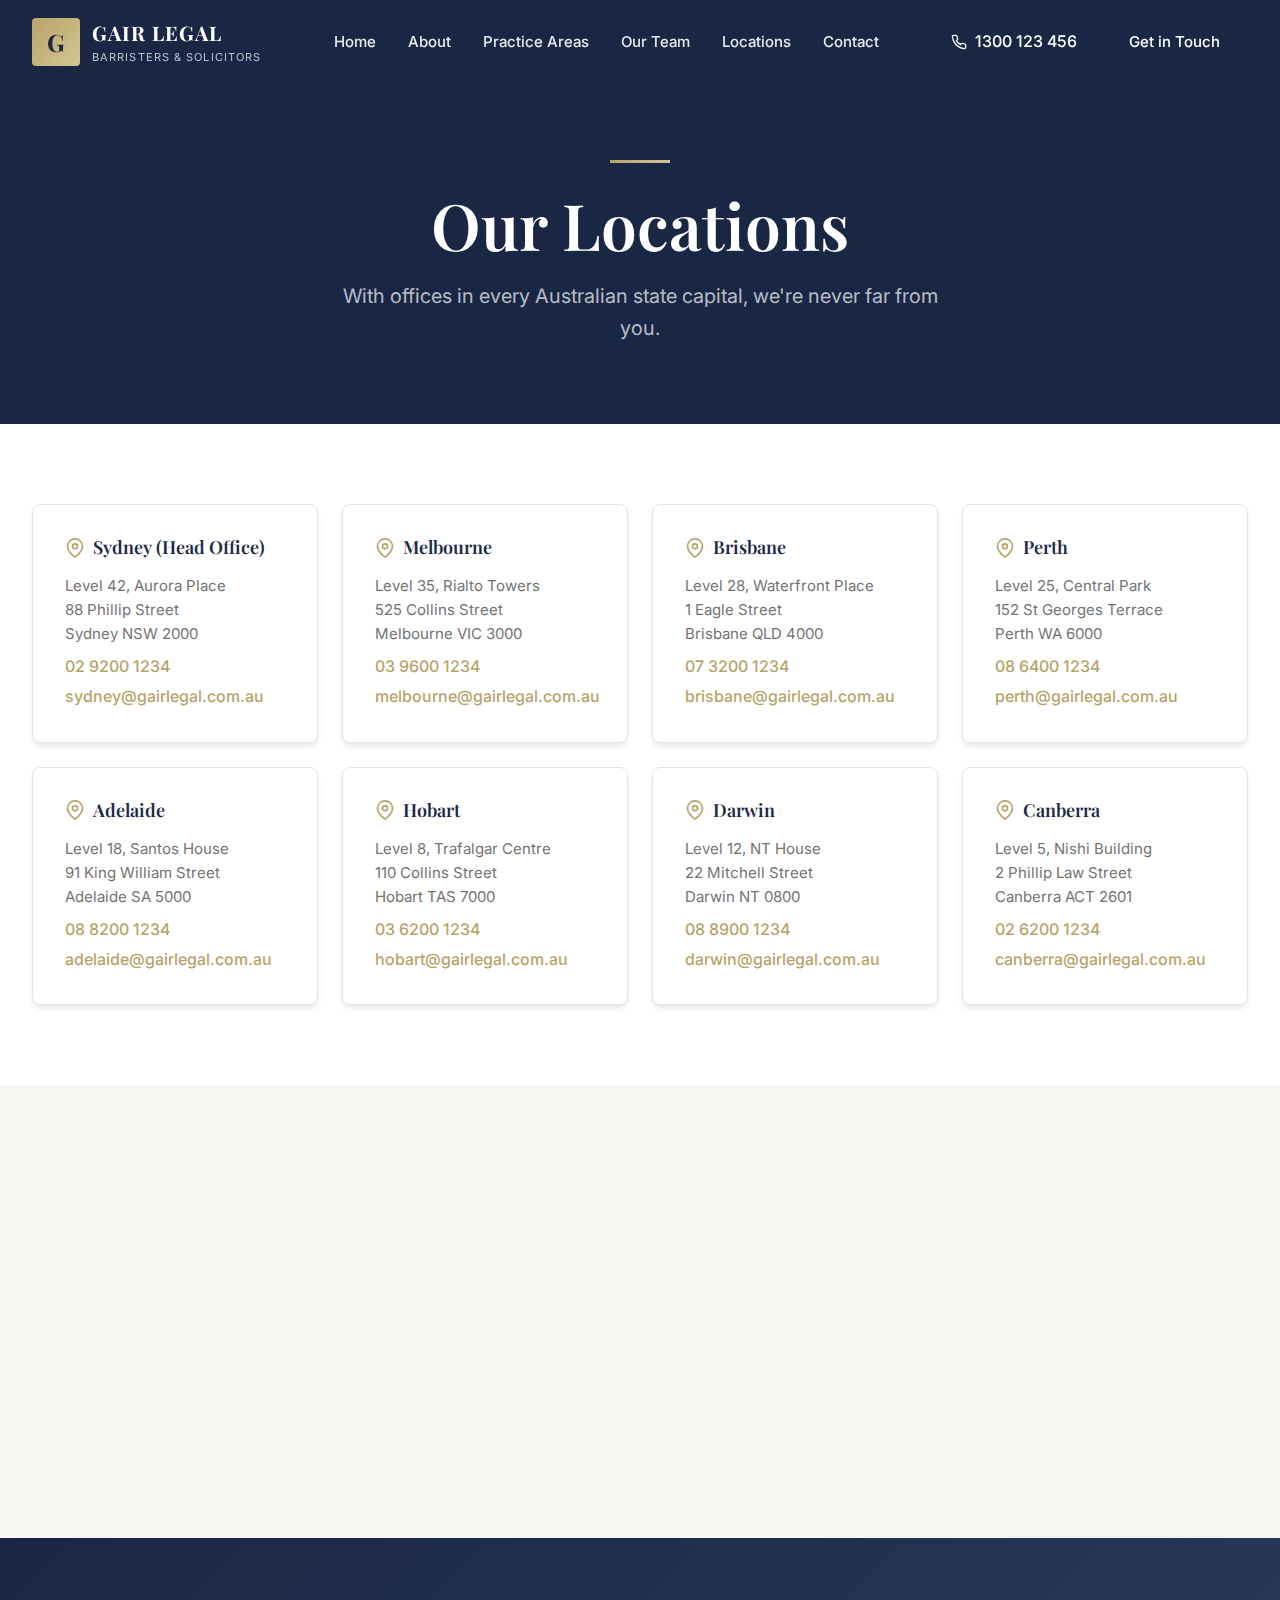
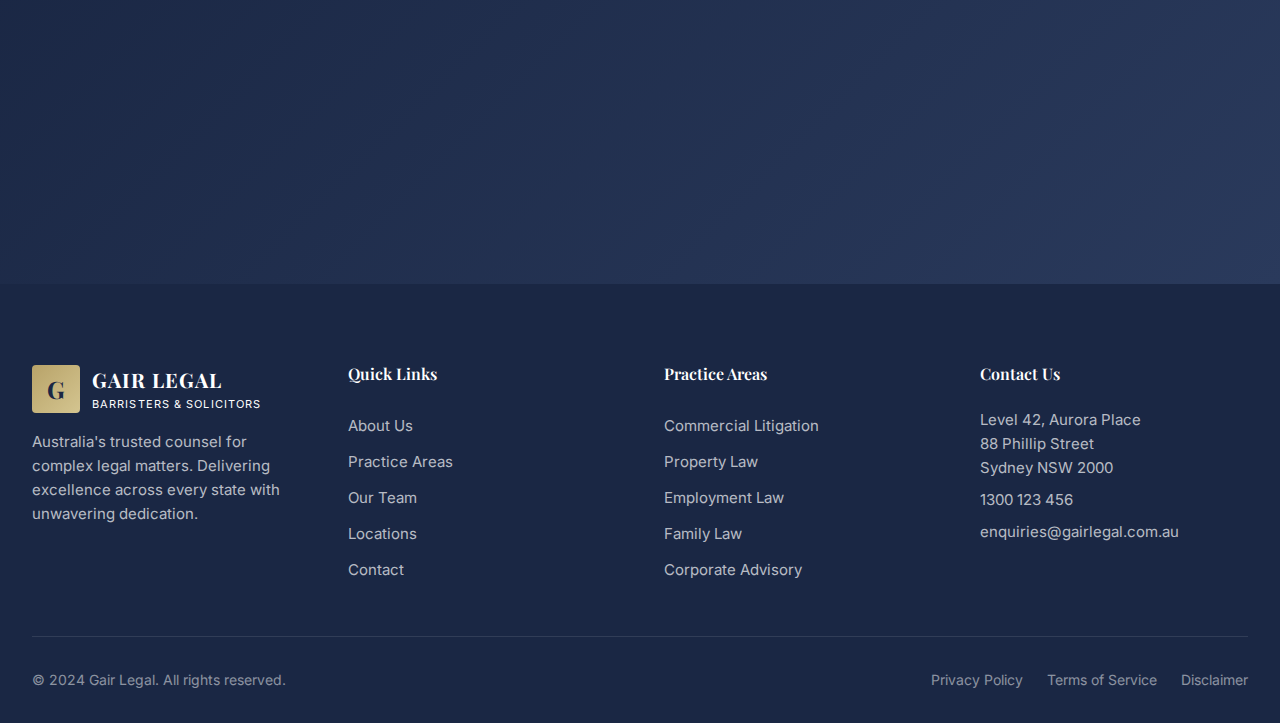
<file: locations.html>
<!DOCTYPE html>
<html lang="en">
<head>
    <meta charset="UTF-8">
    <meta name="viewport" content="width=device-width, initial-scale=1.0">
    <title>Locations | Gair Legal</title>
    <meta name="description" content="Find Gair Legal offices across Australia. We have locations in Sydney, Melbourne, Brisbane, Perth, Adelaide, Hobart, Darwin, and Canberra.">
    <link rel="stylesheet" href="css/style.css">
    <link rel="preconnect" href="https://fonts.googleapis.com">
    <link rel="preconnect" href="https://fonts.gstatic.com" crossorigin>
    <link href="https://fonts.googleapis.com/css2?family=Playfair+Display:wght@400;500;600;700&family=Inter:wght@300;400;500;600;700&display=swap" rel="stylesheet">
</head>
<body>
    <!-- Header -->
    <header class="header" id="header">
        <div class="container">
            <nav class="nav">
                <a href="index.html" class="logo">
                    <div class="logo-icon">G</div>
                    <div class="logo-text">
                        <span class="logo-name">GAIR LEGAL</span>
                        <span class="logo-tagline">Barristers & Solicitors</span>
                    </div>
                </a>

                <div class="nav-links" id="navLinks">
                    <a href="index.html">Home</a>
                    <a href="about.html">About</a>
                    <a href="practice-areas.html">Practice Areas</a>
                    <a href="team.html">Our Team</a>
                    <a href="locations.html" class="active">Locations</a>
                    <a href="contact.html">Contact</a>
                </div>

                <div class="nav-cta">
                    <a href="tel:1300123456" class="phone-link">
                        <svg width="16" height="16" viewBox="0 0 24 24" fill="none" stroke="currentColor" stroke-width="2">
                            <path d="M22 16.92v3a2 2 0 0 1-2.18 2 19.79 19.79 0 0 1-8.63-3.07 19.5 19.5 0 0 1-6-6 19.79 19.79 0 0 1-3.07-8.67A2 2 0 0 1 4.11 2h3a2 2 0 0 1 2 1.72 12.84 12.84 0 0 0 .7 2.81 2 2 0 0 1-.45 2.11L8.09 9.91a16 16 0 0 0 6 6l1.27-1.27a2 2 0 0 1 2.11-.45 12.84 12.84 0 0 0 2.81.7A2 2 0 0 1 22 16.92z"/>
                        </svg>
                        1300 123 456
                    </a>
                    <a href="contact.html" class="btn btn-primary">Get in Touch</a>
                </div>

                <button class="mobile-menu-btn" id="mobileMenuBtn" aria-label="Toggle menu">
                    <span></span>
                    <span></span>
                    <span></span>
                </button>
            </nav>
        </div>
    </header>

    <!-- Mobile Menu -->
    <div class="mobile-menu" id="mobileMenu">
        <div class="mobile-menu-content">
            <a href="index.html">Home</a>
            <a href="about.html">About</a>
            <a href="practice-areas.html">Practice Areas</a>
            <a href="team.html">Our Team</a>
            <a href="locations.html" class="active">Locations</a>
            <a href="contact.html">Contact</a>
            <div class="mobile-menu-cta">
                <a href="tel:1300123456" class="phone-link">
                    <svg width="20" height="20" viewBox="0 0 24 24" fill="none" stroke="currentColor" stroke-width="2">
                        <path d="M22 16.92v3a2 2 0 0 1-2.18 2 19.79 19.79 0 0 1-8.63-3.07 19.5 19.5 0 0 1-6-6 19.79 19.79 0 0 1-3.07-8.67A2 2 0 0 1 4.11 2h3a2 2 0 0 1 2 1.72 12.84 12.84 0 0 0 .7 2.81 2 2 0 0 1-.45 2.11L8.09 9.91a16 16 0 0 0 6 6l1.27-1.27a2 2 0 0 1 2.11-.45 12.84 12.84 0 0 0 2.81.7A2 2 0 0 1 22 16.92z"/>
                    </svg>
                    1300 123 456
                </a>
                <a href="contact.html" class="btn btn-primary btn-full">Get in Touch</a>
            </div>
        </div>
    </div>

    <main>
        <!-- Page Hero -->
        <section class="page-hero">
            <div class="container">
                <div class="scroll-reveal">
                    <div class="gold-line"></div>
                    <h1>Our Locations</h1>
                    <p class="page-hero-subtitle">With offices in every Australian state capital, we're never far from you.</p>
                </div>
            </div>
        </section>

        <!-- Locations Grid -->
        <section class="section">
            <div class="container">
                <div class="presence-grid">
                    <div class="location-card scroll-reveal">
                        <h3>
                            <svg width="20" height="20" viewBox="0 0 24 24" fill="none" stroke="currentColor" stroke-width="2">
                                <path d="M21 10c0 7-9 13-9 13s-9-6-9-13a9 9 0 0 1 18 0z"></path>
                                <circle cx="12" cy="10" r="3"></circle>
                            </svg>
                            Sydney (Head Office)
                        </h3>
                        <p>Level 42, Aurora Place<br>88 Phillip Street<br>Sydney NSW 2000</p>
                        <a href="tel:0292001234">02 9200 1234</a>
                        <a href="mailto:sydney@gairlegal.com.au" style="display: block; margin-top: 0.25rem;">sydney@gairlegal.com.au</a>
                    </div>

                    <div class="location-card scroll-reveal">
                        <h3>
                            <svg width="20" height="20" viewBox="0 0 24 24" fill="none" stroke="currentColor" stroke-width="2">
                                <path d="M21 10c0 7-9 13-9 13s-9-6-9-13a9 9 0 0 1 18 0z"></path>
                                <circle cx="12" cy="10" r="3"></circle>
                            </svg>
                            Melbourne
                        </h3>
                        <p>Level 35, Rialto Towers<br>525 Collins Street<br>Melbourne VIC 3000</p>
                        <a href="tel:0396001234">03 9600 1234</a>
                        <a href="mailto:melbourne@gairlegal.com.au" style="display: block; margin-top: 0.25rem;">melbourne@gairlegal.com.au</a>
                    </div>

                    <div class="location-card scroll-reveal">
                        <h3>
                            <svg width="20" height="20" viewBox="0 0 24 24" fill="none" stroke="currentColor" stroke-width="2">
                                <path d="M21 10c0 7-9 13-9 13s-9-6-9-13a9 9 0 0 1 18 0z"></path>
                                <circle cx="12" cy="10" r="3"></circle>
                            </svg>
                            Brisbane
                        </h3>
                        <p>Level 28, Waterfront Place<br>1 Eagle Street<br>Brisbane QLD 4000</p>
                        <a href="tel:0732001234">07 3200 1234</a>
                        <a href="mailto:brisbane@gairlegal.com.au" style="display: block; margin-top: 0.25rem;">brisbane@gairlegal.com.au</a>
                    </div>

                    <div class="location-card scroll-reveal">
                        <h3>
                            <svg width="20" height="20" viewBox="0 0 24 24" fill="none" stroke="currentColor" stroke-width="2">
                                <path d="M21 10c0 7-9 13-9 13s-9-6-9-13a9 9 0 0 1 18 0z"></path>
                                <circle cx="12" cy="10" r="3"></circle>
                            </svg>
                            Perth
                        </h3>
                        <p>Level 25, Central Park<br>152 St Georges Terrace<br>Perth WA 6000</p>
                        <a href="tel:0864001234">08 6400 1234</a>
                        <a href="mailto:perth@gairlegal.com.au" style="display: block; margin-top: 0.25rem;">perth@gairlegal.com.au</a>
                    </div>

                    <div class="location-card scroll-reveal">
                        <h3>
                            <svg width="20" height="20" viewBox="0 0 24 24" fill="none" stroke="currentColor" stroke-width="2">
                                <path d="M21 10c0 7-9 13-9 13s-9-6-9-13a9 9 0 0 1 18 0z"></path>
                                <circle cx="12" cy="10" r="3"></circle>
                            </svg>
                            Adelaide
                        </h3>
                        <p>Level 18, Santos House<br>91 King William Street<br>Adelaide SA 5000</p>
                        <a href="tel:0882001234">08 8200 1234</a>
                        <a href="mailto:adelaide@gairlegal.com.au" style="display: block; margin-top: 0.25rem;">adelaide@gairlegal.com.au</a>
                    </div>

                    <div class="location-card scroll-reveal">
                        <h3>
                            <svg width="20" height="20" viewBox="0 0 24 24" fill="none" stroke="currentColor" stroke-width="2">
                                <path d="M21 10c0 7-9 13-9 13s-9-6-9-13a9 9 0 0 1 18 0z"></path>
                                <circle cx="12" cy="10" r="3"></circle>
                            </svg>
                            Hobart
                        </h3>
                        <p>Level 8, Trafalgar Centre<br>110 Collins Street<br>Hobart TAS 7000</p>
                        <a href="tel:0362001234">03 6200 1234</a>
                        <a href="mailto:hobart@gairlegal.com.au" style="display: block; margin-top: 0.25rem;">hobart@gairlegal.com.au</a>
                    </div>

                    <div class="location-card scroll-reveal">
                        <h3>
                            <svg width="20" height="20" viewBox="0 0 24 24" fill="none" stroke="currentColor" stroke-width="2">
                                <path d="M21 10c0 7-9 13-9 13s-9-6-9-13a9 9 0 0 1 18 0z"></path>
                                <circle cx="12" cy="10" r="3"></circle>
                            </svg>
                            Darwin
                        </h3>
                        <p>Level 12, NT House<br>22 Mitchell Street<br>Darwin NT 0800</p>
                        <a href="tel:0889001234">08 8900 1234</a>
                        <a href="mailto:darwin@gairlegal.com.au" style="display: block; margin-top: 0.25rem;">darwin@gairlegal.com.au</a>
                    </div>

                    <div class="location-card scroll-reveal">
                        <h3>
                            <svg width="20" height="20" viewBox="0 0 24 24" fill="none" stroke="currentColor" stroke-width="2">
                                <path d="M21 10c0 7-9 13-9 13s-9-6-9-13a9 9 0 0 1 18 0z"></path>
                                <circle cx="12" cy="10" r="3"></circle>
                            </svg>
                            Canberra
                        </h3>
                        <p>Level 5, Nishi Building<br>2 Phillip Law Street<br>Canberra ACT 2601</p>
                        <a href="tel:0262001234">02 6200 1234</a>
                        <a href="mailto:canberra@gairlegal.com.au" style="display: block; margin-top: 0.25rem;">canberra@gairlegal.com.au</a>
                    </div>
                </div>
            </div>
        </section>

        <!-- National Number Section -->
        <section class="section" style="background-color: var(--cream);">
            <div class="container">
                <div class="text-center scroll-reveal">
                    <div class="gold-line" style="margin: 0 auto 1.5rem;"></div>
                    <h2>National Enquiries</h2>
                    <p style="max-width: 600px; margin: 1rem auto 2rem; color: var(--gray-600);">For general enquiries or if you're unsure which office to contact, call our national line and we'll connect you with the right team.</p>
                    <a href="tel:1300123456" style="font-size: 2rem; font-weight: 600; color: var(--gold);">1300 123 456</a>
                    <p style="margin-top: 1rem; color: var(--gray-500);">Monday to Friday, 8:30am - 5:30pm AEST</p>
                </div>
            </div>
        </section>

        <!-- CTA Section -->
        <section class="cta-section">
            <div class="container">
                <div class="cta-content scroll-reveal">
                    <h2>Ready to Get Started?</h2>
                    <p>Contact your nearest office or send us a message online.</p>
                    <a href="contact.html" class="btn btn-premium">Contact Us</a>
                </div>
            </div>
        </section>
    </main>

    <!-- Footer -->
    <footer class="footer">
        <div class="container">
            <div class="footer-grid">
                <div class="footer-brand">
                    <a href="index.html" class="logo">
                        <div class="logo-icon">G</div>
                        <div class="logo-text">
                            <span class="logo-name">GAIR LEGAL</span>
                            <span class="logo-tagline">Barristers & Solicitors</span>
                        </div>
                    </a>
                    <p>Australia's trusted counsel for complex legal matters. Delivering excellence across every state with unwavering dedication.</p>
                </div>

                <div class="footer-links">
                    <h4>Quick Links</h4>
                    <a href="about.html">About Us</a>
                    <a href="practice-areas.html">Practice Areas</a>
                    <a href="team.html">Our Team</a>
                    <a href="locations.html">Locations</a>
                    <a href="contact.html">Contact</a>
                </div>

                <div class="footer-links">
                    <h4>Practice Areas</h4>
                    <a href="practice-areas.html">Commercial Litigation</a>
                    <a href="practice-areas.html">Property Law</a>
                    <a href="practice-areas.html">Employment Law</a>
                    <a href="practice-areas.html">Family Law</a>
                    <a href="practice-areas.html">Corporate Advisory</a>
                </div>

                <div class="footer-contact">
                    <h4>Contact Us</h4>
                    <p>Level 42, Aurora Place<br>88 Phillip Street<br>Sydney NSW 2000</p>
                    <a href="tel:1300123456">1300 123 456</a>
                    <a href="mailto:enquiries@gairlegal.com.au">enquiries@gairlegal.com.au</a>
                </div>
            </div>

            <div class="footer-bottom">
                <p>&copy; 2024 Gair Legal. All rights reserved.</p>
                <div class="footer-legal">
                    <a href="#">Privacy Policy</a>
                    <a href="#">Terms of Service</a>
                    <a href="#">Disclaimer</a>
                </div>
            </div>
        </div>
    </footer>

    <script src="js/main.js"></script>
</body>
</html>
</file>
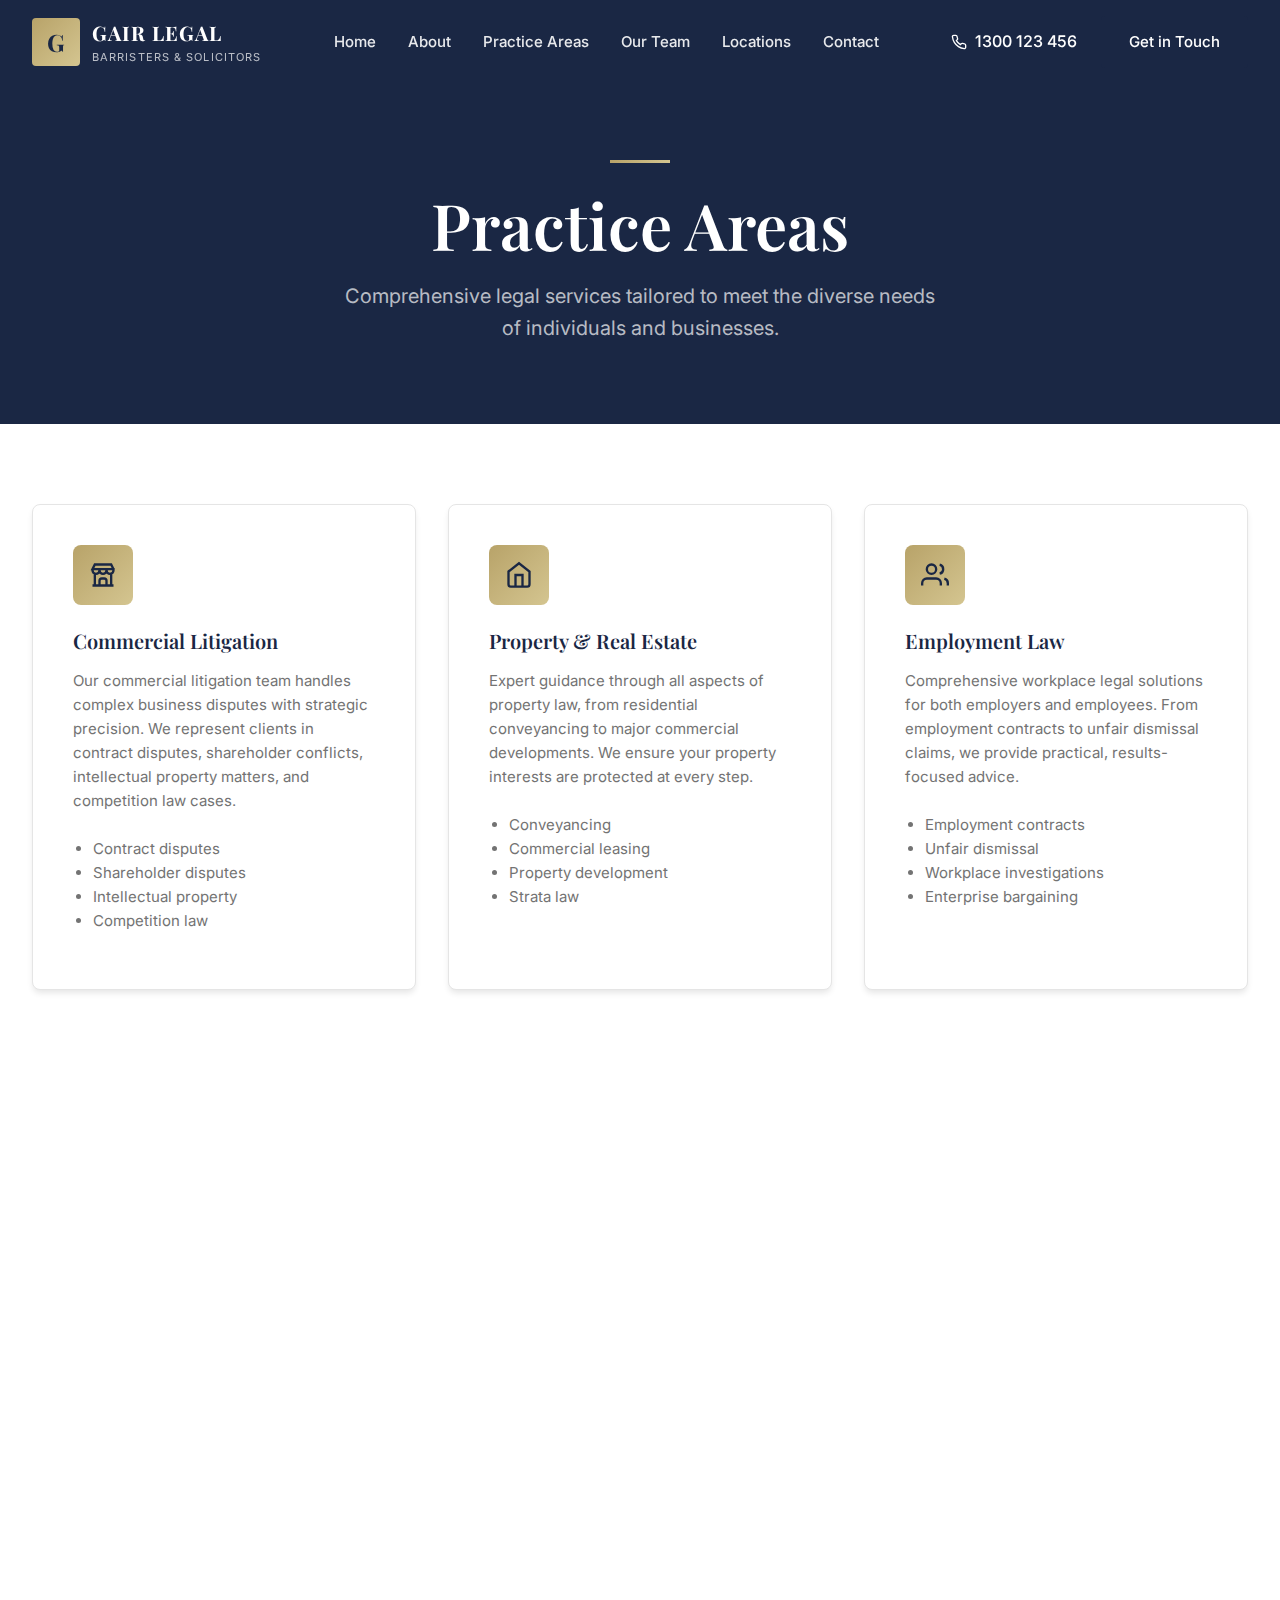
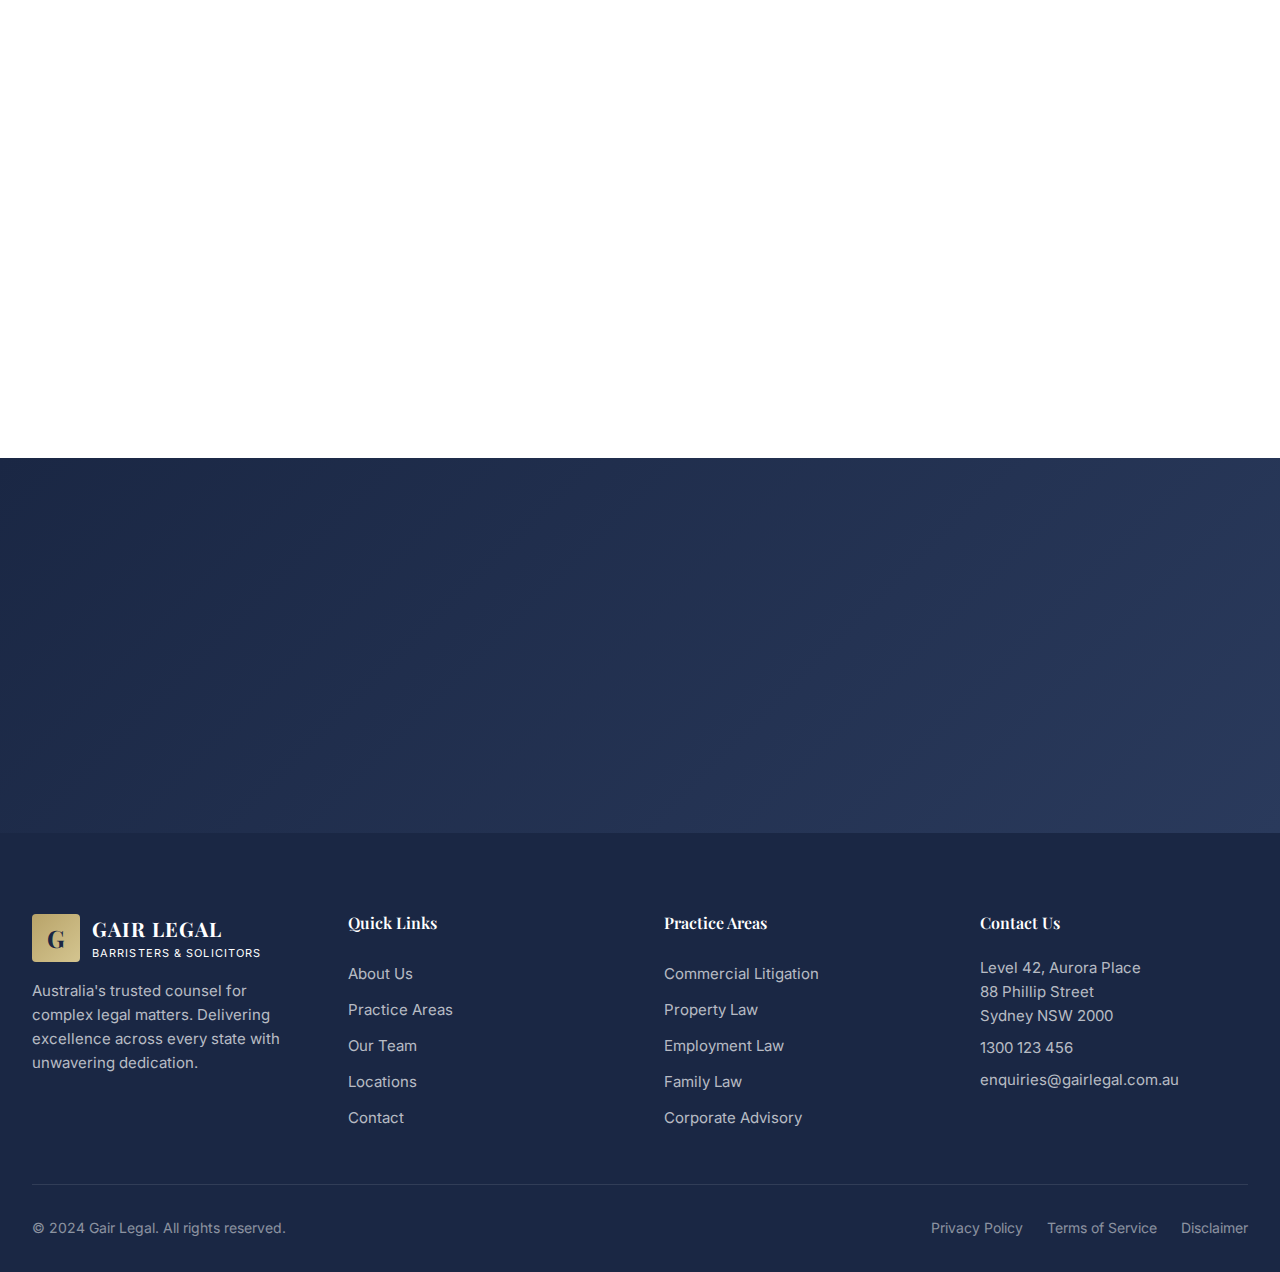
<file: practice-areas.html>
<!DOCTYPE html>
<html lang="en">
<head>
    <meta charset="UTF-8">
    <meta name="viewport" content="width=device-width, initial-scale=1.0">
    <title>Practice Areas | Gair Legal</title>
    <meta name="description" content="Explore Gair Legal's comprehensive practice areas including commercial litigation, property law, employment law, family law, and corporate advisory.">
    <link rel="stylesheet" href="css/style.css">
    <link rel="preconnect" href="https://fonts.googleapis.com">
    <link rel="preconnect" href="https://fonts.gstatic.com" crossorigin>
    <link href="https://fonts.googleapis.com/css2?family=Playfair+Display:wght@400;500;600;700&family=Inter:wght@300;400;500;600;700&display=swap" rel="stylesheet">
</head>
<body>
    <!-- Header -->
    <header class="header" id="header">
        <div class="container">
            <nav class="nav">
                <a href="index.html" class="logo">
                    <div class="logo-icon">G</div>
                    <div class="logo-text">
                        <span class="logo-name">GAIR LEGAL</span>
                        <span class="logo-tagline">Barristers & Solicitors</span>
                    </div>
                </a>

                <div class="nav-links" id="navLinks">
                    <a href="index.html">Home</a>
                    <a href="about.html">About</a>
                    <a href="practice-areas.html" class="active">Practice Areas</a>
                    <a href="team.html">Our Team</a>
                    <a href="locations.html">Locations</a>
                    <a href="contact.html">Contact</a>
                </div>

                <div class="nav-cta">
                    <a href="tel:1300123456" class="phone-link">
                        <svg width="16" height="16" viewBox="0 0 24 24" fill="none" stroke="currentColor" stroke-width="2">
                            <path d="M22 16.92v3a2 2 0 0 1-2.18 2 19.79 19.79 0 0 1-8.63-3.07 19.5 19.5 0 0 1-6-6 19.79 19.79 0 0 1-3.07-8.67A2 2 0 0 1 4.11 2h3a2 2 0 0 1 2 1.72 12.84 12.84 0 0 0 .7 2.81 2 2 0 0 1-.45 2.11L8.09 9.91a16 16 0 0 0 6 6l1.27-1.27a2 2 0 0 1 2.11-.45 12.84 12.84 0 0 0 2.81.7A2 2 0 0 1 22 16.92z"/>
                        </svg>
                        1300 123 456
                    </a>
                    <a href="contact.html" class="btn btn-primary">Get in Touch</a>
                </div>

                <button class="mobile-menu-btn" id="mobileMenuBtn" aria-label="Toggle menu">
                    <span></span>
                    <span></span>
                    <span></span>
                </button>
            </nav>
        </div>
    </header>

    <!-- Mobile Menu -->
    <div class="mobile-menu" id="mobileMenu">
        <div class="mobile-menu-content">
            <a href="index.html">Home</a>
            <a href="about.html">About</a>
            <a href="practice-areas.html" class="active">Practice Areas</a>
            <a href="team.html">Our Team</a>
            <a href="locations.html">Locations</a>
            <a href="contact.html">Contact</a>
            <div class="mobile-menu-cta">
                <a href="tel:1300123456" class="phone-link">
                    <svg width="20" height="20" viewBox="0 0 24 24" fill="none" stroke="currentColor" stroke-width="2">
                        <path d="M22 16.92v3a2 2 0 0 1-2.18 2 19.79 19.79 0 0 1-8.63-3.07 19.5 19.5 0 0 1-6-6 19.79 19.79 0 0 1-3.07-8.67A2 2 0 0 1 4.11 2h3a2 2 0 0 1 2 1.72 12.84 12.84 0 0 0 .7 2.81 2 2 0 0 1-.45 2.11L8.09 9.91a16 16 0 0 0 6 6l1.27-1.27a2 2 0 0 1 2.11-.45 12.84 12.84 0 0 0 2.81.7A2 2 0 0 1 22 16.92z"/>
                    </svg>
                    1300 123 456
                </a>
                <a href="contact.html" class="btn btn-primary btn-full">Get in Touch</a>
            </div>
        </div>
    </div>

    <main>
        <!-- Page Hero -->
        <section class="page-hero">
            <div class="container">
                <div class="scroll-reveal">
                    <div class="gold-line"></div>
                    <h1>Practice Areas</h1>
                    <p class="page-hero-subtitle">Comprehensive legal services tailored to meet the diverse needs of individuals and businesses.</p>
                </div>
            </div>
        </section>

        <!-- Practice Areas Grid -->
        <section class="section">
            <div class="container">
                <div class="practice-grid">
                    <div class="practice-card scroll-reveal">
                        <div class="practice-icon">
                            <svg width="28" height="28" viewBox="0 0 24 24" fill="none" stroke="currentColor" stroke-width="2">
                                <path d="M3 21h18M3 7v1a3 3 0 0 0 6 0V7m0 1a3 3 0 0 0 6 0V7m0 1a3 3 0 0 0 6 0V7H3l2-4h14l2 4M5 21V10.85M19 21V10.85M9 21v-4a2 2 0 0 1 2-2h2a2 2 0 0 1 2 2v4"/>
                            </svg>
                        </div>
                        <h3>Commercial Litigation</h3>
                        <p>Our commercial litigation team handles complex business disputes with strategic precision. We represent clients in contract disputes, shareholder conflicts, intellectual property matters, and competition law cases.</p>
                        <ul style="color: var(--gray-500); font-size: 0.9375rem; margin: 1rem 0; padding-left: 1.25rem; list-style: disc;">
                            <li>Contract disputes</li>
                            <li>Shareholder disputes</li>
                            <li>Intellectual property</li>
                            <li>Competition law</li>
                        </ul>
                    </div>

                    <div class="practice-card scroll-reveal">
                        <div class="practice-icon">
                            <svg width="28" height="28" viewBox="0 0 24 24" fill="none" stroke="currentColor" stroke-width="2">
                                <path d="M3 9l9-7 9 7v11a2 2 0 0 1-2 2H5a2 2 0 0 1-2-2z"></path>
                                <polyline points="9 22 9 12 15 12 15 22"></polyline>
                            </svg>
                        </div>
                        <h3>Property & Real Estate</h3>
                        <p>Expert guidance through all aspects of property law, from residential conveyancing to major commercial developments. We ensure your property interests are protected at every step.</p>
                        <ul style="color: var(--gray-500); font-size: 0.9375rem; margin: 1rem 0; padding-left: 1.25rem; list-style: disc;">
                            <li>Conveyancing</li>
                            <li>Commercial leasing</li>
                            <li>Property development</li>
                            <li>Strata law</li>
                        </ul>
                    </div>

                    <div class="practice-card scroll-reveal">
                        <div class="practice-icon">
                            <svg width="28" height="28" viewBox="0 0 24 24" fill="none" stroke="currentColor" stroke-width="2">
                                <path d="M17 21v-2a4 4 0 0 0-4-4H5a4 4 0 0 0-4 4v2"></path>
                                <circle cx="9" cy="7" r="4"></circle>
                                <path d="M23 21v-2a4 4 0 0 0-3-3.87M16 3.13a4 4 0 0 1 0 7.75"></path>
                            </svg>
                        </div>
                        <h3>Employment Law</h3>
                        <p>Comprehensive workplace legal solutions for both employers and employees. From employment contracts to unfair dismissal claims, we provide practical, results-focused advice.</p>
                        <ul style="color: var(--gray-500); font-size: 0.9375rem; margin: 1rem 0; padding-left: 1.25rem; list-style: disc;">
                            <li>Employment contracts</li>
                            <li>Unfair dismissal</li>
                            <li>Workplace investigations</li>
                            <li>Enterprise bargaining</li>
                        </ul>
                    </div>

                    <div class="practice-card scroll-reveal">
                        <div class="practice-icon">
                            <svg width="28" height="28" viewBox="0 0 24 24" fill="none" stroke="currentColor" stroke-width="2">
                                <path d="M20.84 4.61a5.5 5.5 0 0 0-7.78 0L12 5.67l-1.06-1.06a5.5 5.5 0 0 0-7.78 7.78l1.06 1.06L12 21.23l7.78-7.78 1.06-1.06a5.5 5.5 0 0 0 0-7.78z"></path>
                            </svg>
                        </div>
                        <h3>Family Law</h3>
                        <p>Compassionate and professional support through difficult family matters. We handle divorce, property settlements, custody disputes, and child support with sensitivity and expertise.</p>
                        <ul style="color: var(--gray-500); font-size: 0.9375rem; margin: 1rem 0; padding-left: 1.25rem; list-style: disc;">
                            <li>Divorce & separation</li>
                            <li>Property settlements</li>
                            <li>Parenting arrangements</li>
                            <li>Child support</li>
                        </ul>
                    </div>

                    <div class="practice-card scroll-reveal">
                        <div class="practice-icon">
                            <svg width="28" height="28" viewBox="0 0 24 24" fill="none" stroke="currentColor" stroke-width="2">
                                <rect x="2" y="7" width="20" height="14" rx="2" ry="2"></rect>
                                <path d="M16 21V5a2 2 0 0 0-2-2h-4a2 2 0 0 0-2 2v16"></path>
                            </svg>
                        </div>
                        <h3>Corporate Advisory</h3>
                        <p>Strategic legal counsel for businesses of all sizes. We assist with company formations, governance, compliance, mergers and acquisitions, and corporate restructuring.</p>
                        <ul style="color: var(--gray-500); font-size: 0.9375rem; margin: 1rem 0; padding-left: 1.25rem; list-style: disc;">
                            <li>Mergers & acquisitions</li>
                            <li>Corporate governance</li>
                            <li>Regulatory compliance</li>
                            <li>Commercial contracts</li>
                        </ul>
                    </div>

                    <div class="practice-card scroll-reveal">
                        <div class="practice-icon">
                            <svg width="28" height="28" viewBox="0 0 24 24" fill="none" stroke="currentColor" stroke-width="2">
                                <circle cx="12" cy="12" r="10"></circle>
                                <path d="M8 14s1.5 2 4 2 4-2 4-2"></path>
                                <line x1="9" y1="9" x2="9.01" y2="9"></line>
                                <line x1="15" y1="9" x2="15.01" y2="9"></line>
                            </svg>
                        </div>
                        <h3>Dispute Resolution</h3>
                        <p>Alternative dispute resolution services including mediation, arbitration, and negotiation. We help clients achieve efficient, cost-effective outcomes without lengthy court proceedings.</p>
                        <ul style="color: var(--gray-500); font-size: 0.9375rem; margin: 1rem 0; padding-left: 1.25rem; list-style: disc;">
                            <li>Mediation</li>
                            <li>Arbitration</li>
                            <li>Negotiation</li>
                            <li>Expert determination</li>
                        </ul>
                    </div>

                    <div class="practice-card scroll-reveal">
                        <div class="practice-icon">
                            <svg width="28" height="28" viewBox="0 0 24 24" fill="none" stroke="currentColor" stroke-width="2">
                                <path d="M14 2H6a2 2 0 0 0-2 2v16a2 2 0 0 0 2 2h12a2 2 0 0 0 2-2V8z"></path>
                                <polyline points="14 2 14 8 20 8"></polyline>
                                <line x1="16" y1="13" x2="8" y2="13"></line>
                                <line x1="16" y1="17" x2="8" y2="17"></line>
                                <polyline points="10 9 9 9 8 9"></polyline>
                            </svg>
                        </div>
                        <h3>Wills & Estates</h3>
                        <p>Comprehensive estate planning and administration services. We help clients protect their assets and ensure their wishes are honoured through professionally drafted wills and trusts.</p>
                        <ul style="color: var(--gray-500); font-size: 0.9375rem; margin: 1rem 0; padding-left: 1.25rem; list-style: disc;">
                            <li>Wills & trusts</li>
                            <li>Estate administration</li>
                            <li>Powers of attorney</li>
                            <li>Succession planning</li>
                        </ul>
                    </div>

                    <div class="practice-card scroll-reveal">
                        <div class="practice-icon">
                            <svg width="28" height="28" viewBox="0 0 24 24" fill="none" stroke="currentColor" stroke-width="2">
                                <rect x="3" y="11" width="18" height="11" rx="2" ry="2"></rect>
                                <path d="M7 11V7a5 5 0 0 1 10 0v4"></path>
                            </svg>
                        </div>
                        <h3>Criminal Defence</h3>
                        <p>Experienced criminal defence representation for individuals facing charges. We provide robust defence strategies and protect our clients' rights throughout the legal process.</p>
                        <ul style="color: var(--gray-500); font-size: 0.9375rem; margin: 1rem 0; padding-left: 1.25rem; list-style: disc;">
                            <li>Criminal defence</li>
                            <li>Traffic offences</li>
                            <li>White collar crime</li>
                            <li>Appeals</li>
                        </ul>
                    </div>
                </div>
            </div>
        </section>

        <!-- CTA Section -->
        <section class="cta-section">
            <div class="container">
                <div class="cta-content scroll-reveal">
                    <h2>Need Legal Assistance?</h2>
                    <p>Our experienced team is ready to help. Contact us for a confidential consultation.</p>
                    <a href="contact.html" class="btn btn-premium">Schedule a Consultation</a>
                </div>
            </div>
        </section>
    </main>

    <!-- Footer -->
    <footer class="footer">
        <div class="container">
            <div class="footer-grid">
                <div class="footer-brand">
                    <a href="index.html" class="logo">
                        <div class="logo-icon">G</div>
                        <div class="logo-text">
                            <span class="logo-name">GAIR LEGAL</span>
                            <span class="logo-tagline">Barristers & Solicitors</span>
                        </div>
                    </a>
                    <p>Australia's trusted counsel for complex legal matters. Delivering excellence across every state with unwavering dedication.</p>
                </div>

                <div class="footer-links">
                    <h4>Quick Links</h4>
                    <a href="about.html">About Us</a>
                    <a href="practice-areas.html">Practice Areas</a>
                    <a href="team.html">Our Team</a>
                    <a href="locations.html">Locations</a>
                    <a href="contact.html">Contact</a>
                </div>

                <div class="footer-links">
                    <h4>Practice Areas</h4>
                    <a href="practice-areas.html">Commercial Litigation</a>
                    <a href="practice-areas.html">Property Law</a>
                    <a href="practice-areas.html">Employment Law</a>
                    <a href="practice-areas.html">Family Law</a>
                    <a href="practice-areas.html">Corporate Advisory</a>
                </div>

                <div class="footer-contact">
                    <h4>Contact Us</h4>
                    <p>Level 42, Aurora Place<br>88 Phillip Street<br>Sydney NSW 2000</p>
                    <a href="tel:1300123456">1300 123 456</a>
                    <a href="mailto:enquiries@gairlegal.com.au">enquiries@gairlegal.com.au</a>
                </div>
            </div>

            <div class="footer-bottom">
                <p>&copy; 2024 Gair Legal. All rights reserved.</p>
                <div class="footer-legal">
                    <a href="#">Privacy Policy</a>
                    <a href="#">Terms of Service</a>
                    <a href="#">Disclaimer</a>
                </div>
            </div>
        </div>
    </footer>

    <script src="js/main.js"></script>
</body>
</html>
</file>
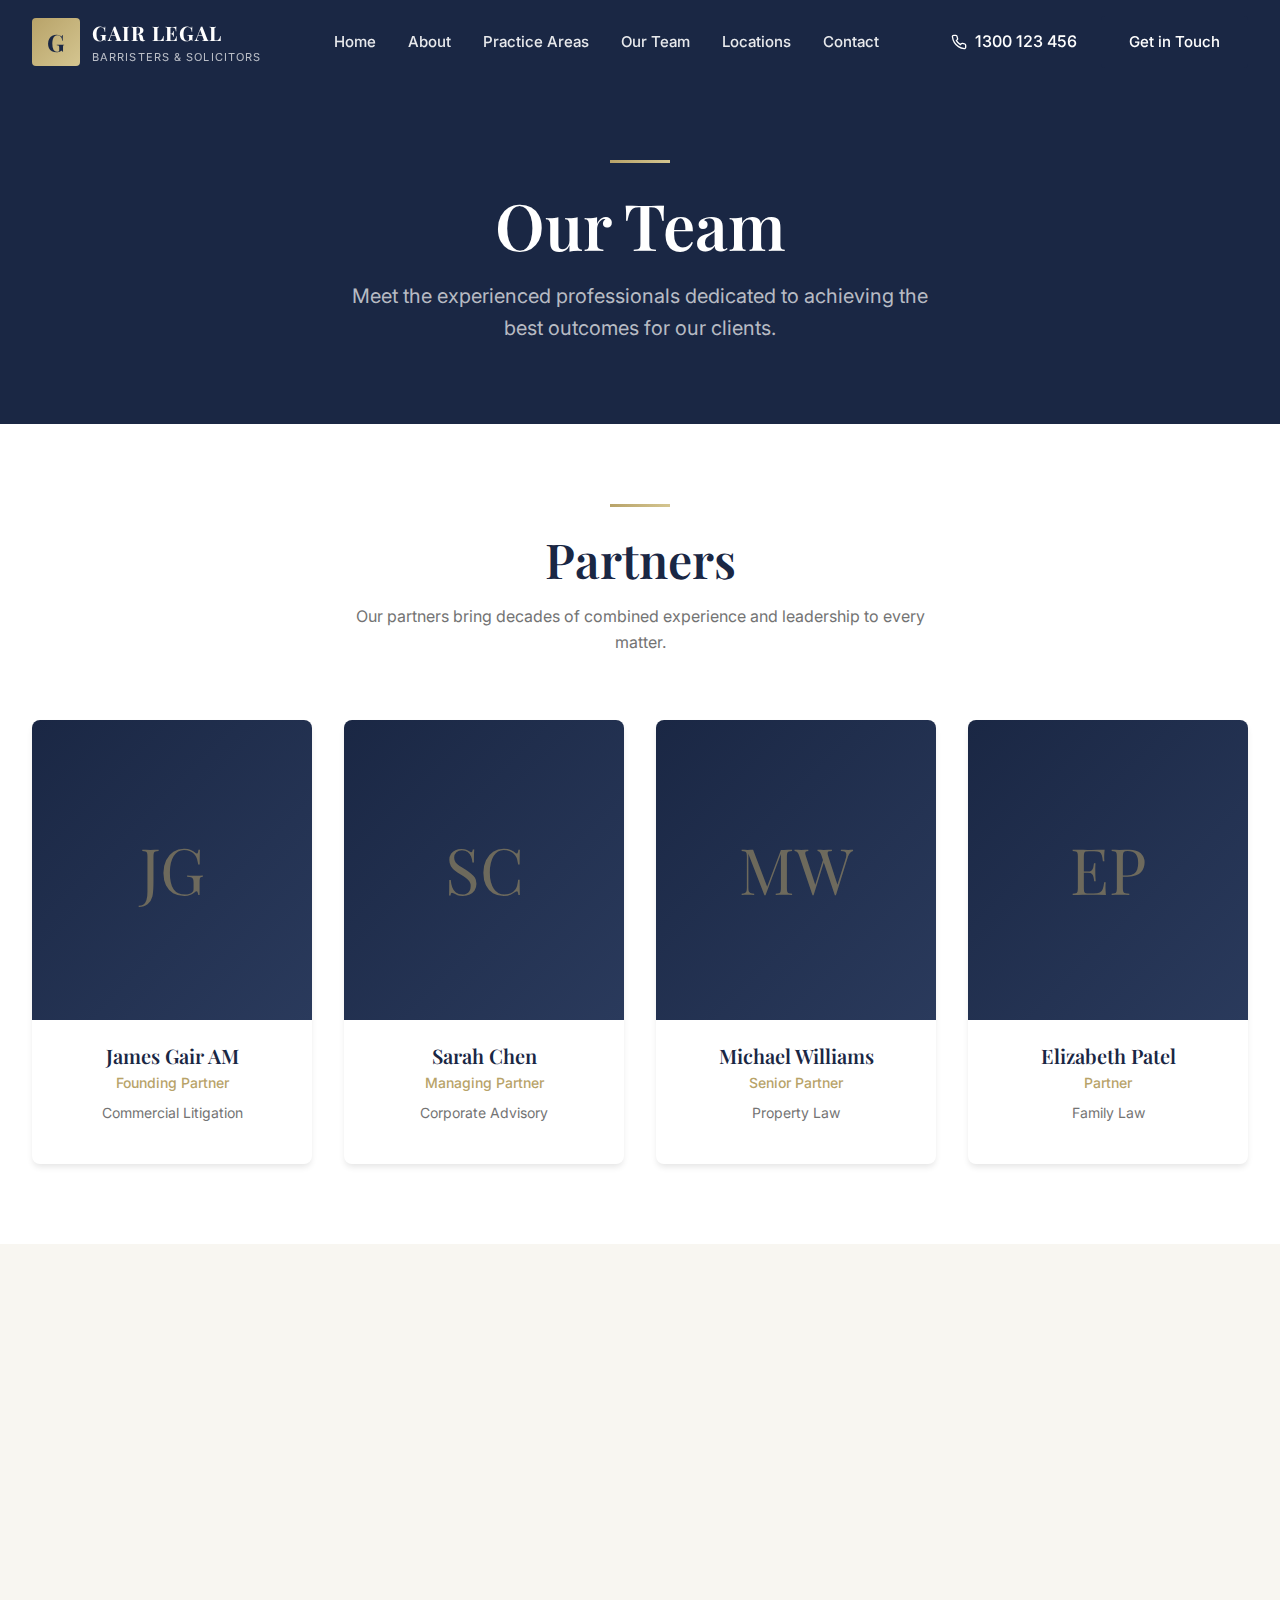
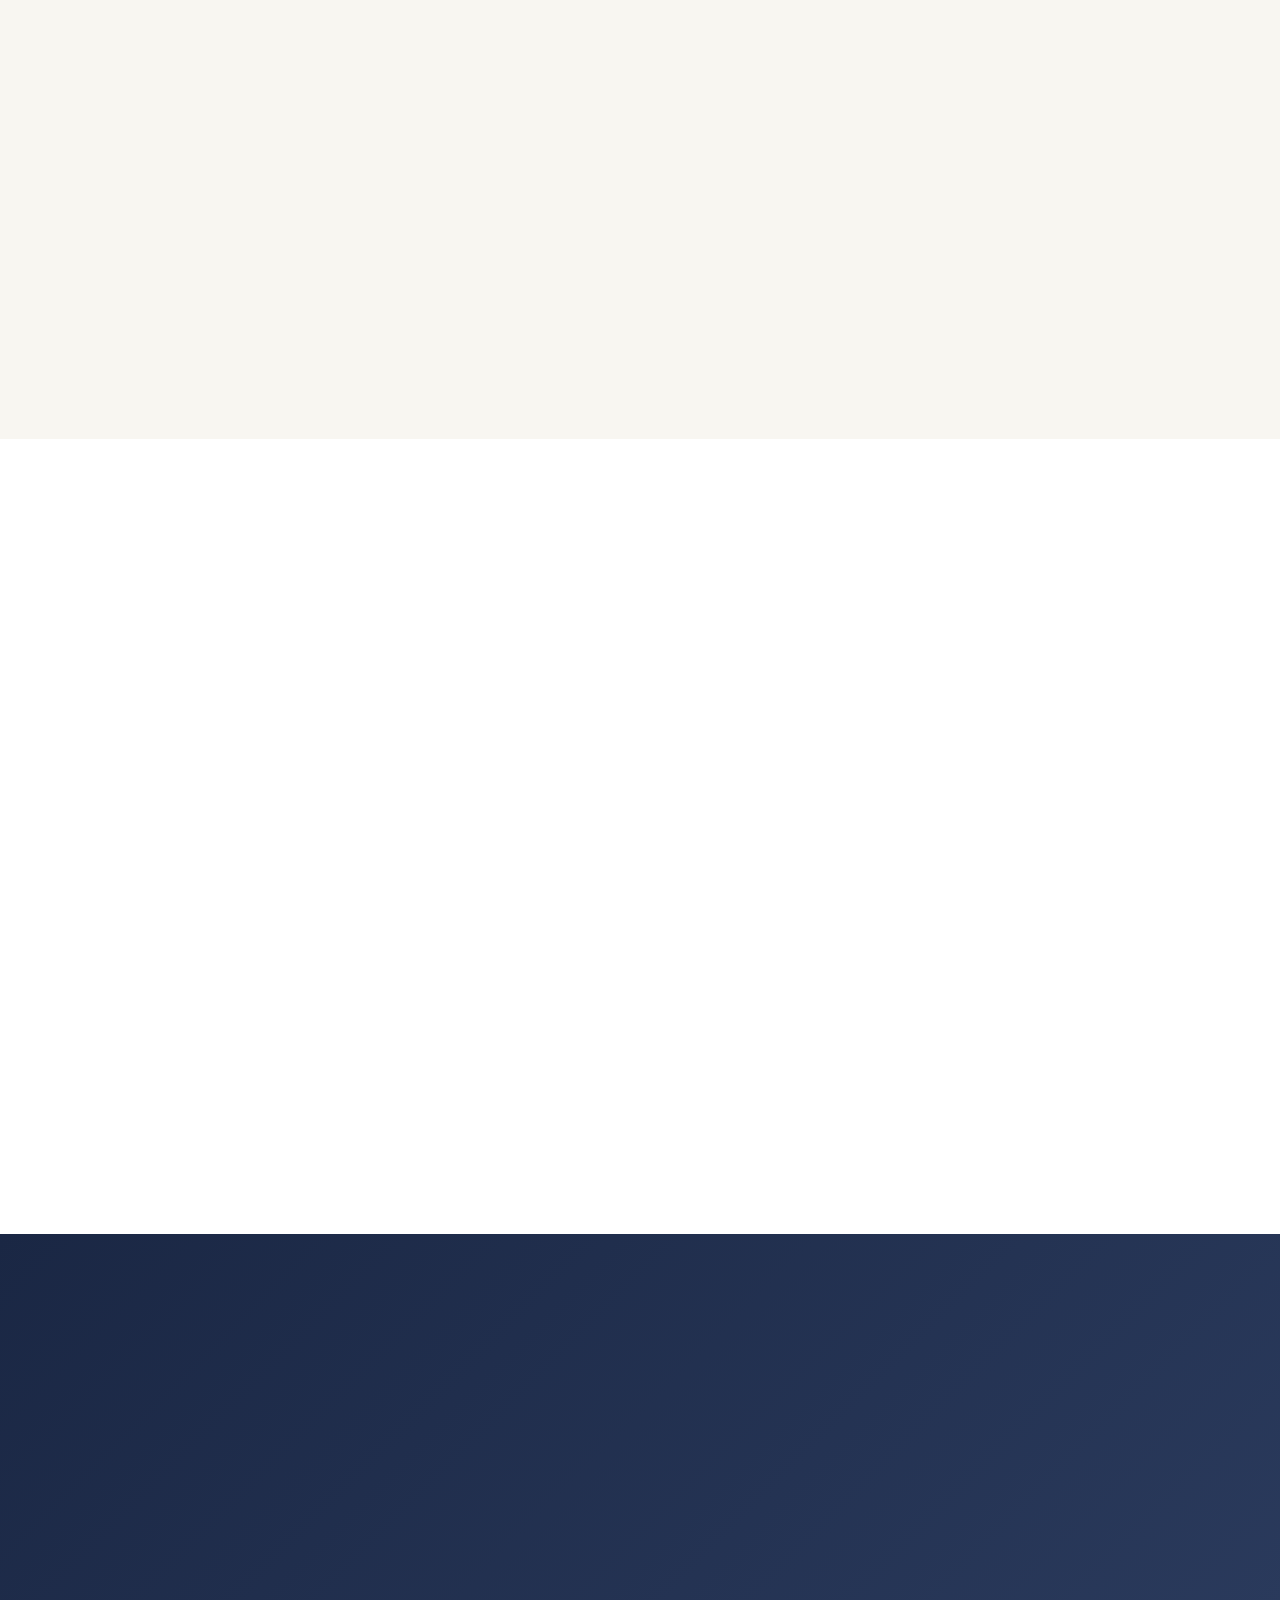
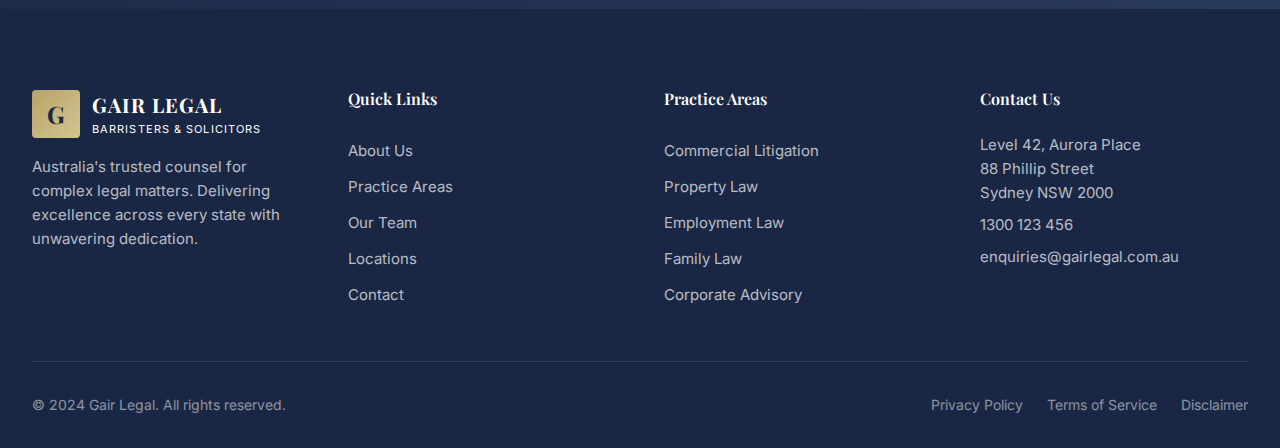
<file: team.html>
<!DOCTYPE html>
<html lang="en">
<head>
    <meta charset="UTF-8">
    <meta name="viewport" content="width=device-width, initial-scale=1.0">
    <title>Our Team | Gair Legal</title>
    <meta name="description" content="Meet the experienced legal professionals at Gair Legal. Our team of partners, senior associates, and specialists are dedicated to your success.">
    <link rel="stylesheet" href="css/style.css">
    <link rel="preconnect" href="https://fonts.googleapis.com">
    <link rel="preconnect" href="https://fonts.gstatic.com" crossorigin>
    <link href="https://fonts.googleapis.com/css2?family=Playfair+Display:wght@400;500;600;700&family=Inter:wght@300;400;500;600;700&display=swap" rel="stylesheet">
</head>
<body>
    <!-- Header -->
    <header class="header" id="header">
        <div class="container">
            <nav class="nav">
                <a href="index.html" class="logo">
                    <div class="logo-icon">G</div>
                    <div class="logo-text">
                        <span class="logo-name">GAIR LEGAL</span>
                        <span class="logo-tagline">Barristers & Solicitors</span>
                    </div>
                </a>

                <div class="nav-links" id="navLinks">
                    <a href="index.html">Home</a>
                    <a href="about.html">About</a>
                    <a href="practice-areas.html">Practice Areas</a>
                    <a href="team.html" class="active">Our Team</a>
                    <a href="locations.html">Locations</a>
                    <a href="contact.html">Contact</a>
                </div>

                <div class="nav-cta">
                    <a href="tel:1300123456" class="phone-link">
                        <svg width="16" height="16" viewBox="0 0 24 24" fill="none" stroke="currentColor" stroke-width="2">
                            <path d="M22 16.92v3a2 2 0 0 1-2.18 2 19.79 19.79 0 0 1-8.63-3.07 19.5 19.5 0 0 1-6-6 19.79 19.79 0 0 1-3.07-8.67A2 2 0 0 1 4.11 2h3a2 2 0 0 1 2 1.72 12.84 12.84 0 0 0 .7 2.81 2 2 0 0 1-.45 2.11L8.09 9.91a16 16 0 0 0 6 6l1.27-1.27a2 2 0 0 1 2.11-.45 12.84 12.84 0 0 0 2.81.7A2 2 0 0 1 22 16.92z"/>
                        </svg>
                        1300 123 456
                    </a>
                    <a href="contact.html" class="btn btn-primary">Get in Touch</a>
                </div>

                <button class="mobile-menu-btn" id="mobileMenuBtn" aria-label="Toggle menu">
                    <span></span>
                    <span></span>
                    <span></span>
                </button>
            </nav>
        </div>
    </header>

    <!-- Mobile Menu -->
    <div class="mobile-menu" id="mobileMenu">
        <div class="mobile-menu-content">
            <a href="index.html">Home</a>
            <a href="about.html">About</a>
            <a href="practice-areas.html">Practice Areas</a>
            <a href="team.html" class="active">Our Team</a>
            <a href="locations.html">Locations</a>
            <a href="contact.html">Contact</a>
            <div class="mobile-menu-cta">
                <a href="tel:1300123456" class="phone-link">
                    <svg width="20" height="20" viewBox="0 0 24 24" fill="none" stroke="currentColor" stroke-width="2">
                        <path d="M22 16.92v3a2 2 0 0 1-2.18 2 19.79 19.79 0 0 1-8.63-3.07 19.5 19.5 0 0 1-6-6 19.79 19.79 0 0 1-3.07-8.67A2 2 0 0 1 4.11 2h3a2 2 0 0 1 2 1.72 12.84 12.84 0 0 0 .7 2.81 2 2 0 0 1-.45 2.11L8.09 9.91a16 16 0 0 0 6 6l1.27-1.27a2 2 0 0 1 2.11-.45 12.84 12.84 0 0 0 2.81.7A2 2 0 0 1 22 16.92z"/>
                    </svg>
                    1300 123 456
                </a>
                <a href="contact.html" class="btn btn-primary btn-full">Get in Touch</a>
            </div>
        </div>
    </div>

    <main>
        <!-- Page Hero -->
        <section class="page-hero">
            <div class="container">
                <div class="scroll-reveal">
                    <div class="gold-line"></div>
                    <h1>Our Team</h1>
                    <p class="page-hero-subtitle">Meet the experienced professionals dedicated to achieving the best outcomes for our clients.</p>
                </div>
            </div>
        </section>

        <!-- Partners Section -->
        <section class="section">
            <div class="container">
                <div class="section-header scroll-reveal">
                    <div class="gold-line"></div>
                    <h2>Partners</h2>
                    <p>Our partners bring decades of combined experience and leadership to every matter.</p>
                </div>
                <div class="team-grid">
                    <div class="team-card scroll-reveal">
                        <div class="team-card-image">
                            <span class="initials">JG</span>
                        </div>
                        <div class="team-card-content">
                            <h3>James Gair AM</h3>
                            <p class="role">Founding Partner</p>
                            <p class="specialization">Commercial Litigation</p>
                        </div>
                    </div>
                    <div class="team-card scroll-reveal">
                        <div class="team-card-image">
                            <span class="initials">SC</span>
                        </div>
                        <div class="team-card-content">
                            <h3>Sarah Chen</h3>
                            <p class="role">Managing Partner</p>
                            <p class="specialization">Corporate Advisory</p>
                        </div>
                    </div>
                    <div class="team-card scroll-reveal">
                        <div class="team-card-image">
                            <span class="initials">MW</span>
                        </div>
                        <div class="team-card-content">
                            <h3>Michael Williams</h3>
                            <p class="role">Senior Partner</p>
                            <p class="specialization">Property Law</p>
                        </div>
                    </div>
                    <div class="team-card scroll-reveal">
                        <div class="team-card-image">
                            <span class="initials">EP</span>
                        </div>
                        <div class="team-card-content">
                            <h3>Elizabeth Patel</h3>
                            <p class="role">Partner</p>
                            <p class="specialization">Family Law</p>
                        </div>
                    </div>
                </div>
            </div>
        </section>

        <!-- Senior Associates Section -->
        <section class="section" style="background-color: var(--cream);">
            <div class="container">
                <div class="section-header scroll-reveal">
                    <div class="gold-line"></div>
                    <h2>Senior Associates</h2>
                    <p>Rising stars who bring fresh perspectives and dedicated service.</p>
                </div>
                <div class="team-grid">
                    <div class="team-card scroll-reveal">
                        <div class="team-card-image">
                            <span class="initials">DT</span>
                        </div>
                        <div class="team-card-content">
                            <h3>David Thompson</h3>
                            <p class="role">Senior Associate</p>
                            <p class="specialization">Employment Law</p>
                        </div>
                    </div>
                    <div class="team-card scroll-reveal">
                        <div class="team-card-image">
                            <span class="initials">RL</span>
                        </div>
                        <div class="team-card-content">
                            <h3>Rebecca Liu</h3>
                            <p class="role">Senior Associate</p>
                            <p class="specialization">Dispute Resolution</p>
                        </div>
                    </div>
                    <div class="team-card scroll-reveal">
                        <div class="team-card-image">
                            <span class="initials">AK</span>
                        </div>
                        <div class="team-card-content">
                            <h3>Andrew Kim</h3>
                            <p class="role">Senior Associate</p>
                            <p class="specialization">Commercial Litigation</p>
                        </div>
                    </div>
                    <div class="team-card scroll-reveal">
                        <div class="team-card-image">
                            <span class="initials">JM</span>
                        </div>
                        <div class="team-card-content">
                            <h3>Jennifer Martinez</h3>
                            <p class="role">Senior Associate</p>
                            <p class="specialization">Wills & Estates</p>
                        </div>
                    </div>
                </div>
            </div>
        </section>

        <!-- Specialists Section -->
        <section class="section">
            <div class="container">
                <div class="section-header scroll-reveal">
                    <div class="gold-line"></div>
                    <h2>Specialists</h2>
                    <p>Experts in their respective fields providing specialized knowledge.</p>
                </div>
                <div class="team-grid">
                    <div class="team-card scroll-reveal">
                        <div class="team-card-image">
                            <span class="initials">NO</span>
                        </div>
                        <div class="team-card-content">
                            <h3>Dr. Nathan O'Brien</h3>
                            <p class="role">Special Counsel</p>
                            <p class="specialization">Intellectual Property</p>
                        </div>
                    </div>
                    <div class="team-card scroll-reveal">
                        <div class="team-card-image">
                            <span class="initials">PG</span>
                        </div>
                        <div class="team-card-content">
                            <h3>Patricia Gonzalez</h3>
                            <p class="role">Special Counsel</p>
                            <p class="specialization">Immigration Law</p>
                        </div>
                    </div>
                    <div class="team-card scroll-reveal">
                        <div class="team-card-image">
                            <span class="initials">RH</span>
                        </div>
                        <div class="team-card-content">
                            <h3>Robert Hughes</h3>
                            <p class="role">Consultant</p>
                            <p class="specialization">Criminal Defence</p>
                        </div>
                    </div>
                    <div class="team-card scroll-reveal">
                        <div class="team-card-image">
                            <span class="initials">LW</span>
                        </div>
                        <div class="team-card-content">
                            <h3>Lisa Wong</h3>
                            <p class="role">Special Counsel</p>
                            <p class="specialization">Taxation Law</p>
                        </div>
                    </div>
                </div>
            </div>
        </section>

        <!-- CTA Section -->
        <section class="cta-section">
            <div class="container">
                <div class="cta-content scroll-reveal">
                    <h2>Work With Our Team</h2>
                    <p>Ready to discuss your legal needs? Our experienced team is here to help.</p>
                    <a href="contact.html" class="btn btn-premium">Schedule a Consultation</a>
                </div>
            </div>
        </section>
    </main>

    <!-- Footer -->
    <footer class="footer">
        <div class="container">
            <div class="footer-grid">
                <div class="footer-brand">
                    <a href="index.html" class="logo">
                        <div class="logo-icon">G</div>
                        <div class="logo-text">
                            <span class="logo-name">GAIR LEGAL</span>
                            <span class="logo-tagline">Barristers & Solicitors</span>
                        </div>
                    </a>
                    <p>Australia's trusted counsel for complex legal matters. Delivering excellence across every state with unwavering dedication.</p>
                </div>

                <div class="footer-links">
                    <h4>Quick Links</h4>
                    <a href="about.html">About Us</a>
                    <a href="practice-areas.html">Practice Areas</a>
                    <a href="team.html">Our Team</a>
                    <a href="locations.html">Locations</a>
                    <a href="contact.html">Contact</a>
                </div>

                <div class="footer-links">
                    <h4>Practice Areas</h4>
                    <a href="practice-areas.html">Commercial Litigation</a>
                    <a href="practice-areas.html">Property Law</a>
                    <a href="practice-areas.html">Employment Law</a>
                    <a href="practice-areas.html">Family Law</a>
                    <a href="practice-areas.html">Corporate Advisory</a>
                </div>

                <div class="footer-contact">
                    <h4>Contact Us</h4>
                    <p>Level 42, Aurora Place<br>88 Phillip Street<br>Sydney NSW 2000</p>
                    <a href="tel:1300123456">1300 123 456</a>
                    <a href="mailto:enquiries@gairlegal.com.au">enquiries@gairlegal.com.au</a>
                </div>
            </div>

            <div class="footer-bottom">
                <p>&copy; 2024 Gair Legal. All rights reserved.</p>
                <div class="footer-legal">
                    <a href="#">Privacy Policy</a>
                    <a href="#">Terms of Service</a>
                    <a href="#">Disclaimer</a>
                </div>
            </div>
        </div>
    </footer>

    <script src="js/main.js"></script>
</body>
</html>
</file>
<file: css/style.css>
/* Gair Legal - Static Site Styles */
/* Quiet Luxury Palette */

:root {
    --primary: #1a2744;
    --primary-light: #2a3a5c;
    --gold: #b8a369;
    --gold-light: #d4c590;
    --cream: #f8f6f1;
    --white: #ffffff;
    --gray-100: #f5f5f5;
    --gray-200: #e5e5e5;
    --gray-300: #d4d4d4;
    --gray-400: #a3a3a3;
    --gray-500: #737373;
    --gray-600: #525252;
    --gray-700: #404040;
    --gray-800: #262626;
    --gray-900: #171717;
    
    --font-display: 'Playfair Display', Georgia, serif;
    --font-body: 'Inter', -apple-system, BlinkMacSystemFont, sans-serif;
    
    --shadow-sm: 0 1px 2px rgba(0, 0, 0, 0.05);
    --shadow-md: 0 4px 6px -1px rgba(0, 0, 0, 0.1);
    --shadow-lg: 0 10px 15px -3px rgba(0, 0, 0, 0.1);
    --shadow-xl: 0 20px 25px -5px rgba(0, 0, 0, 0.1);
    
    --transition-fast: 150ms ease;
    --transition-base: 300ms ease;
    --transition-slow: 500ms ease;
}

/* Reset & Base */
*, *::before, *::after {
    box-sizing: border-box;
    margin: 0;
    padding: 0;
}

html {
    scroll-behavior: smooth;
}

body {
    font-family: var(--font-body);
    font-size: 16px;
    line-height: 1.6;
    color: var(--gray-700);
    background-color: var(--white);
    -webkit-font-smoothing: antialiased;
    -moz-osx-font-smoothing: grayscale;
}

img {
    max-width: 100%;
    height: auto;
    display: block;
}

a {
    color: inherit;
    text-decoration: none;
    transition: color var(--transition-fast);
}

ul, ol {
    list-style: none;
}

/* Typography */
h1, h2, h3, h4, h5, h6 {
    font-family: var(--font-display);
    font-weight: 600;
    line-height: 1.2;
    color: var(--primary);
}

h1 { font-size: clamp(2.5rem, 5vw, 4rem); }
h2 { font-size: clamp(2rem, 4vw, 3rem); }
h3 { font-size: clamp(1.5rem, 3vw, 2rem); }
h4 { font-size: clamp(1.25rem, 2vw, 1.5rem); }

p {
    margin-bottom: 1rem;
}

.text-gold { color: var(--gold); }
.text-primary { color: var(--primary); }
.text-muted { color: var(--gray-500); }

/* Container */
.container {
    width: 100%;
    max-width: 1280px;
    margin: 0 auto;
    padding: 0 1.5rem;
}

@media (min-width: 768px) {
    .container {
        padding: 0 2rem;
    }
}

/* Sections */
.section {
    padding: 5rem 0;
}

.section-lg {
    padding: 7rem 0;
}

.section-header {
    text-align: center;
    margin-bottom: 4rem;
}

.section-header .gold-line {
    width: 60px;
    height: 3px;
    background: linear-gradient(90deg, var(--gold), var(--gold-light));
    margin: 0 auto 1.5rem;
}

.section-header p {
    max-width: 600px;
    margin: 1rem auto 0;
    color: var(--gray-500);
}

/* Buttons */
.btn {
    display: inline-flex;
    align-items: center;
    justify-content: center;
    gap: 0.5rem;
    padding: 0.875rem 1.75rem;
    font-family: var(--font-body);
    font-size: 0.9375rem;
    font-weight: 500;
    border-radius: 4px;
    border: none;
    cursor: pointer;
    transition: all var(--transition-base);
    text-decoration: none;
}

.btn-primary {
    background-color: var(--primary);
    color: var(--white);
}

.btn-primary:hover {
    background-color: var(--primary-light);
    transform: translateY(-2px);
    box-shadow: var(--shadow-lg);
}

.btn-secondary {
    background-color: transparent;
    color: var(--white);
    border: 2px solid var(--white);
}

.btn-secondary:hover {
    background-color: var(--white);
    color: var(--primary);
}

.btn-premium {
    background: linear-gradient(135deg, var(--gold), var(--gold-light));
    color: var(--primary);
    font-weight: 600;
}

.btn-premium:hover {
    transform: translateY(-2px);
    box-shadow: 0 10px 30px rgba(184, 163, 105, 0.4);
}

.btn-outline {
    background: transparent;
    border: 2px solid var(--primary);
    color: var(--primary);
}

.btn-outline:hover {
    background: var(--primary);
    color: var(--white);
}

.btn-full {
    width: 100%;
}

/* Header */
.header {
    position: fixed;
    top: 0;
    left: 0;
    right: 0;
    z-index: 1000;
    padding: 1rem 0;
    transition: all var(--transition-base);
}

.header.scrolled {
    background-color: rgba(255, 255, 255, 0.98);
    backdrop-filter: blur(10px);
    box-shadow: var(--shadow-md);
    padding: 0.75rem 0;
}

.nav {
    display: flex;
    align-items: center;
    justify-content: space-between;
}

.logo {
    display: flex;
    align-items: center;
    gap: 0.75rem;
}

.logo-icon {
    width: 48px;
    height: 48px;
    background: linear-gradient(135deg, var(--gold), var(--gold-light));
    color: var(--primary);
    font-family: var(--font-display);
    font-size: 1.5rem;
    font-weight: 700;
    display: flex;
    align-items: center;
    justify-content: center;
    border-radius: 4px;
}

.logo-text {
    display: flex;
    flex-direction: column;
}

.logo-name {
    font-family: var(--font-display);
    font-size: 1.25rem;
    font-weight: 700;
    color: var(--primary);
    letter-spacing: 0.05em;
}

.header:not(.scrolled) .logo-name {
    color: var(--white);
}

.logo-tagline {
    font-size: 0.6875rem;
    color: var(--gray-500);
    text-transform: uppercase;
    letter-spacing: 0.1em;
}

.header:not(.scrolled) .logo-tagline {
    color: rgba(255, 255, 255, 0.7);
}

.nav-links {
    display: none;
    align-items: center;
    gap: 2rem;
}

@media (min-width: 1024px) {
    .nav-links {
        display: flex;
    }
}

.nav-links a {
    font-size: 0.9375rem;
    font-weight: 500;
    color: var(--gray-600);
    transition: color var(--transition-fast);
}

.header:not(.scrolled) .nav-links a {
    color: rgba(255, 255, 255, 0.9);
}

.nav-links a:hover,
.nav-links a.active {
    color: var(--gold);
}

.nav-cta {
    display: none;
    align-items: center;
    gap: 1.5rem;
}

@media (min-width: 1024px) {
    .nav-cta {
        display: flex;
    }
}

.phone-link {
    display: flex;
    align-items: center;
    gap: 0.5rem;
    font-weight: 500;
    color: var(--gray-600);
}

.header:not(.scrolled) .phone-link {
    color: var(--white);
}

.phone-link:hover {
    color: var(--gold);
}

/* Mobile Menu Button */
.mobile-menu-btn {
    display: flex;
    flex-direction: column;
    gap: 5px;
    background: none;
    border: none;
    cursor: pointer;
    padding: 0.5rem;
}

@media (min-width: 1024px) {
    .mobile-menu-btn {
        display: none;
    }
}

.mobile-menu-btn span {
    width: 24px;
    height: 2px;
    background-color: var(--primary);
    transition: all var(--transition-fast);
}

.header:not(.scrolled) .mobile-menu-btn span {
    background-color: var(--white);
}

.mobile-menu-btn.active span:nth-child(1) {
    transform: rotate(45deg) translate(5px, 5px);
}

.mobile-menu-btn.active span:nth-child(2) {
    opacity: 0;
}

.mobile-menu-btn.active span:nth-child(3) {
    transform: rotate(-45deg) translate(5px, -5px);
}

/* Mobile Menu */
.mobile-menu {
    position: fixed;
    top: 0;
    left: 0;
    right: 0;
    bottom: 0;
    background-color: var(--primary);
    z-index: 999;
    display: flex;
    align-items: center;
    justify-content: center;
    opacity: 0;
    visibility: hidden;
    transition: all var(--transition-base);
}

.mobile-menu.active {
    opacity: 1;
    visibility: visible;
}

.mobile-menu-content {
    text-align: center;
}

.mobile-menu-content a {
    display: block;
    font-family: var(--font-display);
    font-size: 1.75rem;
    color: var(--white);
    padding: 1rem;
    transition: color var(--transition-fast);
}

.mobile-menu-content a:hover,
.mobile-menu-content a.active {
    color: var(--gold);
}

.mobile-menu-cta {
    margin-top: 2rem;
    padding-top: 2rem;
    border-top: 1px solid rgba(255, 255, 255, 0.2);
}

.mobile-menu-cta .phone-link {
    justify-content: center;
    color: var(--white);
    margin-bottom: 1rem;
}

/* Hero Section */
.hero {
    position: relative;
    min-height: 100vh;
    display: flex;
    align-items: center;
    background-color: var(--primary);
    overflow: hidden;
}

.hero-bg {
    position: absolute;
    inset: 0;
}

.hero-bg img {
    width: 100%;
    height: 100%;
    object-fit: cover;
    opacity: 0.4;
}

.hero-overlay {
    position: absolute;
    inset: 0;
    background: linear-gradient(135deg, rgba(26, 39, 68, 0.9), rgba(26, 39, 68, 0.7));
}

.hero-content {
    position: relative;
    z-index: 10;
    max-width: 800px;
    padding: 6rem 0;
}

.hero .gold-line {
    width: 80px;
    height: 4px;
    background: linear-gradient(90deg, var(--gold), var(--gold-light));
    margin-bottom: 2rem;
}

.hero h1 {
    color: var(--white);
    margin-bottom: 1.5rem;
}

.hero h1 span {
    color: var(--gold);
}

.hero p {
    font-size: 1.25rem;
    color: rgba(255, 255, 255, 0.8);
    margin-bottom: 2.5rem;
    max-width: 600px;
}

.hero-buttons {
    display: flex;
    flex-wrap: wrap;
    gap: 1rem;
}

.hero-stats {
    display: grid;
    grid-template-columns: repeat(3, 1fr);
    gap: 2rem;
    margin-top: 4rem;
    padding-top: 3rem;
    border-top: 1px solid rgba(255, 255, 255, 0.2);
}

.hero-stat h3 {
    font-size: 2.5rem;
    color: var(--gold);
    margin-bottom: 0.5rem;
}

.hero-stat p {
    font-size: 0.875rem;
    color: rgba(255, 255, 255, 0.7);
    margin: 0;
}

@media (max-width: 768px) {
    .hero-stats {
        grid-template-columns: 1fr;
        gap: 1.5rem;
    }
}

/* Page Hero */
.page-hero {
    background-color: var(--primary);
    padding: 10rem 0 5rem;
    text-align: center;
}

.page-hero h1 {
    color: var(--white);
    margin-bottom: 1rem;
}

.page-hero .gold-line {
    width: 60px;
    height: 3px;
    background: linear-gradient(90deg, var(--gold), var(--gold-light));
    margin: 0 auto 1.5rem;
}

.page-hero-subtitle {
    font-size: 1.25rem;
    color: rgba(255, 255, 255, 0.7);
    max-width: 600px;
    margin: 0 auto;
}

/* Overview Section */
.overview {
    background-color: var(--cream);
}

.overview-grid {
    display: grid;
    grid-template-columns: 1fr;
    gap: 4rem;
    align-items: center;
}

@media (min-width: 1024px) {
    .overview-grid {
        grid-template-columns: 1fr 1fr;
    }
}

.overview-image {
    position: relative;
}

.overview-image img {
    border-radius: 8px;
    box-shadow: var(--shadow-xl);
}

.overview-image::before {
    content: '';
    position: absolute;
    top: -20px;
    left: -20px;
    right: 20px;
    bottom: 20px;
    border: 3px solid var(--gold);
    border-radius: 8px;
    z-index: -1;
}

.overview-content .gold-line {
    width: 60px;
    height: 3px;
    background: linear-gradient(90deg, var(--gold), var(--gold-light));
    margin-bottom: 1.5rem;
}

.overview-content h2 {
    margin-bottom: 1.5rem;
}

.overview-content p {
    color: var(--gray-600);
    margin-bottom: 1.5rem;
}

/* Practice Areas */
.practice-grid {
    display: grid;
    grid-template-columns: repeat(auto-fit, minmax(300px, 1fr));
    gap: 2rem;
}

.practice-card {
    background: var(--white);
    border-radius: 8px;
    padding: 2.5rem;
    box-shadow: var(--shadow-md);
    transition: all var(--transition-base);
    border: 1px solid var(--gray-200);
}

.practice-card:hover {
    transform: translateY(-8px);
    box-shadow: var(--shadow-xl);
    border-color: var(--gold);
}

.practice-icon {
    width: 60px;
    height: 60px;
    background: linear-gradient(135deg, var(--gold), var(--gold-light));
    border-radius: 8px;
    display: flex;
    align-items: center;
    justify-content: center;
    margin-bottom: 1.5rem;
}

.practice-icon svg {
    width: 28px;
    height: 28px;
    color: var(--primary);
}

.practice-card h3 {
    margin-bottom: 1rem;
    font-size: 1.25rem;
}

.practice-card p {
    color: var(--gray-500);
    font-size: 0.9375rem;
    margin-bottom: 1.5rem;
}

.practice-card .learn-more {
    display: inline-flex;
    align-items: center;
    gap: 0.5rem;
    color: var(--gold);
    font-weight: 500;
    font-size: 0.9375rem;
}

.practice-card .learn-more:hover {
    gap: 0.75rem;
}

/* Values Section */
.values {
    background-color: var(--primary);
    color: var(--white);
}

.values .section-header h2 {
    color: var(--white);
}

.values .section-header .gold-line {
    background: linear-gradient(90deg, var(--gold), var(--gold-light));
}

.values-grid {
    display: grid;
    grid-template-columns: repeat(auto-fit, minmax(250px, 1fr));
    gap: 2rem;
}

.value-card {
    text-align: center;
    padding: 2rem;
}

.value-icon {
    width: 80px;
    height: 80px;
    background: rgba(184, 163, 105, 0.15);
    border: 2px solid var(--gold);
    border-radius: 50%;
    display: flex;
    align-items: center;
    justify-content: center;
    margin: 0 auto 1.5rem;
}

.value-icon svg {
    width: 32px;
    height: 32px;
    color: var(--gold);
}

.value-card h3 {
    color: var(--white);
    margin-bottom: 0.75rem;
    font-size: 1.25rem;
}

.value-card p {
    color: rgba(255, 255, 255, 0.7);
    font-size: 0.9375rem;
}

/* National Presence */
.presence-grid {
    display: grid;
    grid-template-columns: repeat(auto-fit, minmax(280px, 1fr));
    gap: 1.5rem;
}

.location-card {
    background: var(--white);
    border-radius: 8px;
    padding: 2rem;
    box-shadow: var(--shadow-md);
    transition: all var(--transition-base);
    border: 1px solid var(--gray-200);
}

.location-card:hover {
    transform: translateY(-4px);
    box-shadow: var(--shadow-lg);
}

.location-card h3 {
    display: flex;
    align-items: center;
    gap: 0.5rem;
    margin-bottom: 1rem;
    font-size: 1.125rem;
}

.location-card h3 svg {
    color: var(--gold);
}

.location-card p {
    color: var(--gray-500);
    font-size: 0.9375rem;
    margin-bottom: 0.5rem;
}

.location-card a {
    color: var(--gold);
    font-weight: 500;
}

.location-card a:hover {
    text-decoration: underline;
}

/* Team Section */
.team-grid {
    display: grid;
    grid-template-columns: repeat(auto-fit, minmax(280px, 1fr));
    gap: 2rem;
}

.team-card {
    background: var(--white);
    border-radius: 8px;
    overflow: hidden;
    box-shadow: var(--shadow-md);
    transition: all var(--transition-base);
}

.team-card:hover {
    transform: translateY(-8px);
    box-shadow: var(--shadow-xl);
}

.team-card-image {
    position: relative;
    height: 300px;
    background: linear-gradient(135deg, var(--primary), var(--primary-light));
    display: flex;
    align-items: center;
    justify-content: center;
}

.team-card-image .initials {
    font-family: var(--font-display);
    font-size: 4rem;
    color: var(--gold);
    opacity: 0.5;
}

.team-card-content {
    padding: 1.5rem;
    text-align: center;
}

.team-card h3 {
    font-size: 1.25rem;
    margin-bottom: 0.25rem;
}

.team-card .role {
    color: var(--gold);
    font-weight: 500;
    font-size: 0.875rem;
    margin-bottom: 0.5rem;
}

.team-card .specialization {
    color: var(--gray-500);
    font-size: 0.875rem;
}

/* CTA Section */
.cta-section {
    background: linear-gradient(135deg, var(--primary), var(--primary-light));
    padding: 5rem 0;
    text-align: center;
}

.cta-content h2 {
    color: var(--white);
    margin-bottom: 1rem;
}

.cta-content p {
    color: rgba(255, 255, 255, 0.8);
    font-size: 1.125rem;
    margin-bottom: 2rem;
    max-width: 600px;
    margin-left: auto;
    margin-right: auto;
}

/* About Page */
.about-hero-section {
    position: relative;
    min-height: 60vh;
    display: flex;
    align-items: center;
}

.about-hero-section .hero-bg img {
    opacity: 0.3;
}

.story-section {
    background-color: var(--cream);
}

.story-grid {
    display: grid;
    grid-template-columns: 1fr;
    gap: 4rem;
    align-items: center;
}

@media (min-width: 1024px) {
    .story-grid {
        grid-template-columns: 1fr 1fr;
    }
}

.timeline {
    position: relative;
    padding-left: 2rem;
    border-left: 2px solid var(--gold);
}

.timeline-item {
    position: relative;
    padding-bottom: 2rem;
}

.timeline-item::before {
    content: '';
    position: absolute;
    left: -2.5rem;
    top: 0;
    width: 12px;
    height: 12px;
    background: var(--gold);
    border-radius: 50%;
}

.timeline-item h4 {
    color: var(--gold);
    font-size: 1rem;
    margin-bottom: 0.5rem;
}

.timeline-item h3 {
    font-size: 1.25rem;
    margin-bottom: 0.5rem;
}

.timeline-item p {
    color: var(--gray-500);
    font-size: 0.9375rem;
}

/* Contact Page */
.contact-grid {
    display: grid;
    grid-template-columns: 1fr;
    gap: 3rem;
}

@media (min-width: 1024px) {
    .contact-grid {
        grid-template-columns: 1.5fr 1fr;
    }
}

.contact-form-wrapper {
    background: var(--white);
    padding: 2.5rem;
    border-radius: 8px;
    box-shadow: var(--shadow-lg);
}

.contact-form-wrapper h2 {
    margin-bottom: 0.5rem;
}

.contact-form-wrapper > p {
    color: var(--gray-500);
    margin-bottom: 2rem;
}

.contact-form {
    display: flex;
    flex-direction: column;
    gap: 1.5rem;
}

.form-row {
    display: grid;
    grid-template-columns: 1fr;
    gap: 1.5rem;
}

@media (min-width: 640px) {
    .form-row {
        grid-template-columns: 1fr 1fr;
    }
}

.form-group {
    display: flex;
    flex-direction: column;
    gap: 0.5rem;
}

.form-group label {
    font-weight: 500;
    font-size: 0.875rem;
    color: var(--gray-700);
}

.form-group input,
.form-group select,
.form-group textarea {
    padding: 0.875rem 1rem;
    border: 1px solid var(--gray-300);
    border-radius: 4px;
    font-family: var(--font-body);
    font-size: 1rem;
    transition: border-color var(--transition-fast), box-shadow var(--transition-fast);
}

.form-group input:focus,
.form-group select:focus,
.form-group textarea:focus {
    outline: none;
    border-color: var(--gold);
    box-shadow: 0 0 0 3px rgba(184, 163, 105, 0.2);
}

.form-group textarea {
    resize: vertical;
    min-height: 120px;
}

.checkbox-group {
    flex-direction: row;
    align-items: flex-start;
    gap: 0.75rem;
}

.checkbox-group input[type="checkbox"] {
    width: 18px;
    height: 18px;
    margin-top: 2px;
    accent-color: var(--gold);
}

.checkbox-group label {
    font-weight: 400;
    font-size: 0.875rem;
    color: var(--gray-600);
}

.checkbox-group label a {
    color: var(--gold);
    text-decoration: underline;
}

.contact-info {
    display: flex;
    flex-direction: column;
    gap: 1.5rem;
}

.contact-info-card {
    background: var(--cream);
    padding: 2rem;
    border-radius: 8px;
}

.contact-info-card h3 {
    font-size: 1.25rem;
    margin-bottom: 0.75rem;
}

.contact-info-card > p {
    color: var(--gray-500);
    font-size: 0.9375rem;
    margin-bottom: 1.5rem;
}

.contact-methods {
    display: flex;
    flex-direction: column;
    gap: 1.25rem;
}

.contact-method {
    display: flex;
    align-items: flex-start;
    gap: 1rem;
}

.contact-method-icon {
    width: 48px;
    height: 48px;
    background: rgba(184, 163, 105, 0.15);
    border-radius: 8px;
    display: flex;
    align-items: center;
    justify-content: center;
    flex-shrink: 0;
}

.contact-method-icon svg {
    color: var(--gold);
}

.contact-method strong {
    display: block;
    color: var(--primary);
    margin-bottom: 0.25rem;
}

.contact-method a,
.contact-method span {
    color: var(--gray-500);
    font-size: 0.9375rem;
}

.contact-method a:hover {
    color: var(--gold);
}

.urgent-card {
    background: linear-gradient(135deg, var(--primary), var(--primary-light));
    color: var(--white);
}

.urgent-card h3 {
    color: var(--white);
}

.urgent-card p {
    color: rgba(255, 255, 255, 0.8);
}

.urgent-phone {
    display: inline-block;
    font-size: 1.5rem;
    font-weight: 600;
    color: var(--gold);
    margin-top: 0.5rem;
}

.urgent-phone:hover {
    color: var(--gold-light);
}

/* Footer */
.footer {
    background-color: var(--primary);
    color: var(--white);
    padding: 5rem 0 2rem;
}

.footer-grid {
    display: grid;
    grid-template-columns: repeat(auto-fit, minmax(200px, 1fr));
    gap: 3rem;
    margin-bottom: 3rem;
}

.footer-brand {
    max-width: 300px;
}

.footer-brand .logo {
    margin-bottom: 1rem;
}

.footer-brand .logo-name,
.footer-brand .logo-tagline {
    color: var(--white);
}

.footer-brand p {
    color: rgba(255, 255, 255, 0.7);
    font-size: 0.9375rem;
}

.footer-links h4,
.footer-contact h4 {
    color: var(--white);
    font-size: 1rem;
    margin-bottom: 1.5rem;
}

.footer-links a {
    display: block;
    color: rgba(255, 255, 255, 0.7);
    font-size: 0.9375rem;
    padding: 0.375rem 0;
    transition: color var(--transition-fast);
}

.footer-links a:hover {
    color: var(--gold);
}

.footer-contact p,
.footer-contact a {
    display: block;
    color: rgba(255, 255, 255, 0.7);
    font-size: 0.9375rem;
    margin-bottom: 0.5rem;
}

.footer-contact a:hover {
    color: var(--gold);
}

.footer-bottom {
    padding-top: 2rem;
    border-top: 1px solid rgba(255, 255, 255, 0.1);
    display: flex;
    flex-wrap: wrap;
    justify-content: space-between;
    align-items: center;
    gap: 1rem;
}

.footer-bottom p {
    color: rgba(255, 255, 255, 0.5);
    font-size: 0.875rem;
    margin: 0;
}

.footer-legal {
    display: flex;
    gap: 1.5rem;
}

.footer-legal a {
    color: rgba(255, 255, 255, 0.5);
    font-size: 0.875rem;
    transition: color var(--transition-fast);
}

.footer-legal a:hover {
    color: var(--gold);
}

/* Scroll Reveal Animations */
.scroll-reveal {
    opacity: 0;
    transform: translateY(30px);
    transition: opacity 0.8s ease, transform 0.8s ease;
}

.scroll-reveal.visible {
    opacity: 1;
    transform: translateY(0);
}

.scroll-reveal.scale-in {
    transform: scale(0.95);
}

.scroll-reveal.scale-in.visible {
    transform: scale(1);
}

/* Toast Notifications */
.toast-container {
    position: fixed;
    bottom: 2rem;
    right: 2rem;
    z-index: 9999;
    display: flex;
    flex-direction: column;
    gap: 0.75rem;
}

.toast {
    background: var(--white);
    padding: 1rem 1.5rem;
    border-radius: 8px;
    box-shadow: var(--shadow-xl);
    display: flex;
    align-items: center;
    gap: 0.75rem;
    animation: slideIn 0.3s ease;
    max-width: 400px;
}

.toast.success {
    border-left: 4px solid #22c55e;
}

.toast.error {
    border-left: 4px solid #ef4444;
}

.toast.info {
    border-left: 4px solid var(--gold);
}

@keyframes slideIn {
    from {
        transform: translateX(100%);
        opacity: 0;
    }
    to {
        transform: translateX(0);
        opacity: 1;
    }
}

/* Utility Classes */
.gold-line {
    width: 60px;
    height: 3px;
    background: linear-gradient(90deg, var(--gold), var(--gold-light));
}

.text-center {
    text-align: center;
}

.mt-4 { margin-top: 1rem; }
.mt-8 { margin-top: 2rem; }
.mb-4 { margin-bottom: 1rem; }
.mb-8 { margin-bottom: 2rem; }

/* Responsive utilities */
@media (max-width: 768px) {
    .hide-mobile {
        display: none !important;
    }
}

@media (min-width: 769px) {
    .hide-desktop {
        display: none !important;
    }
}
</file>
